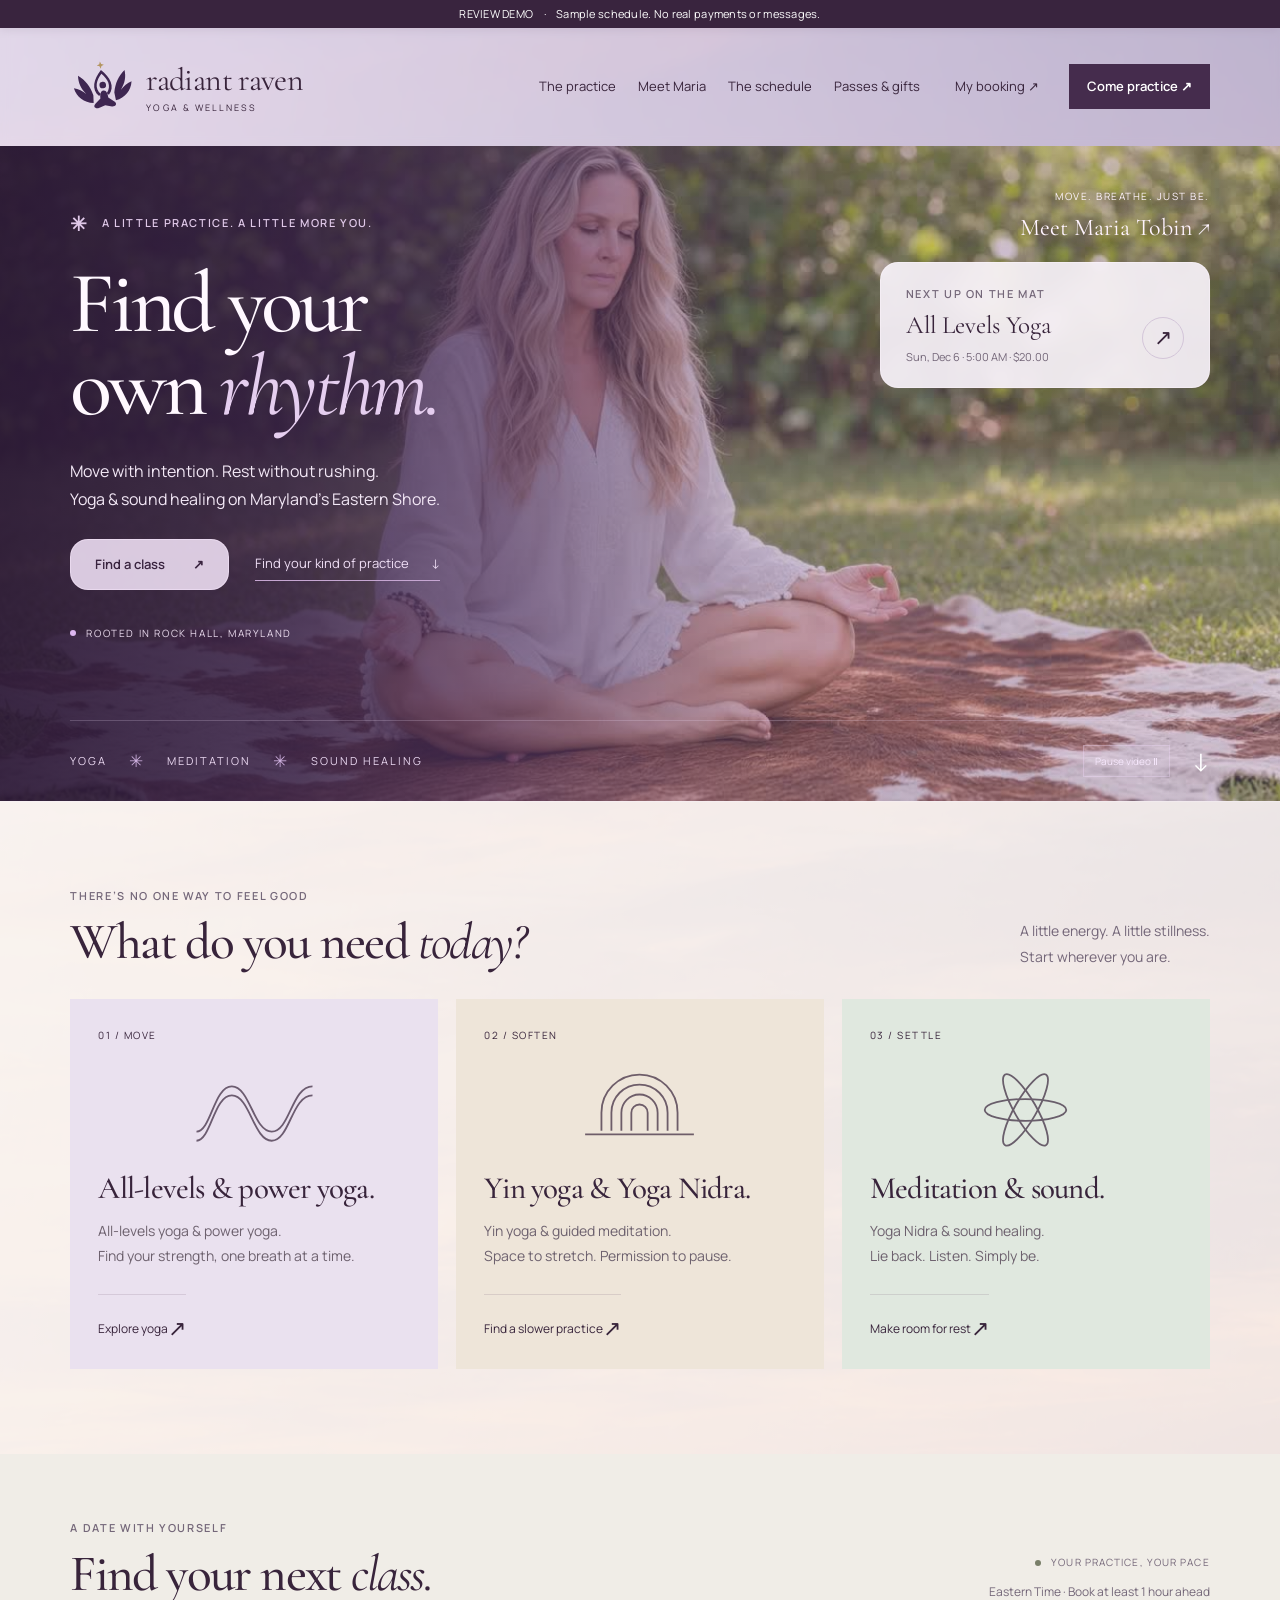
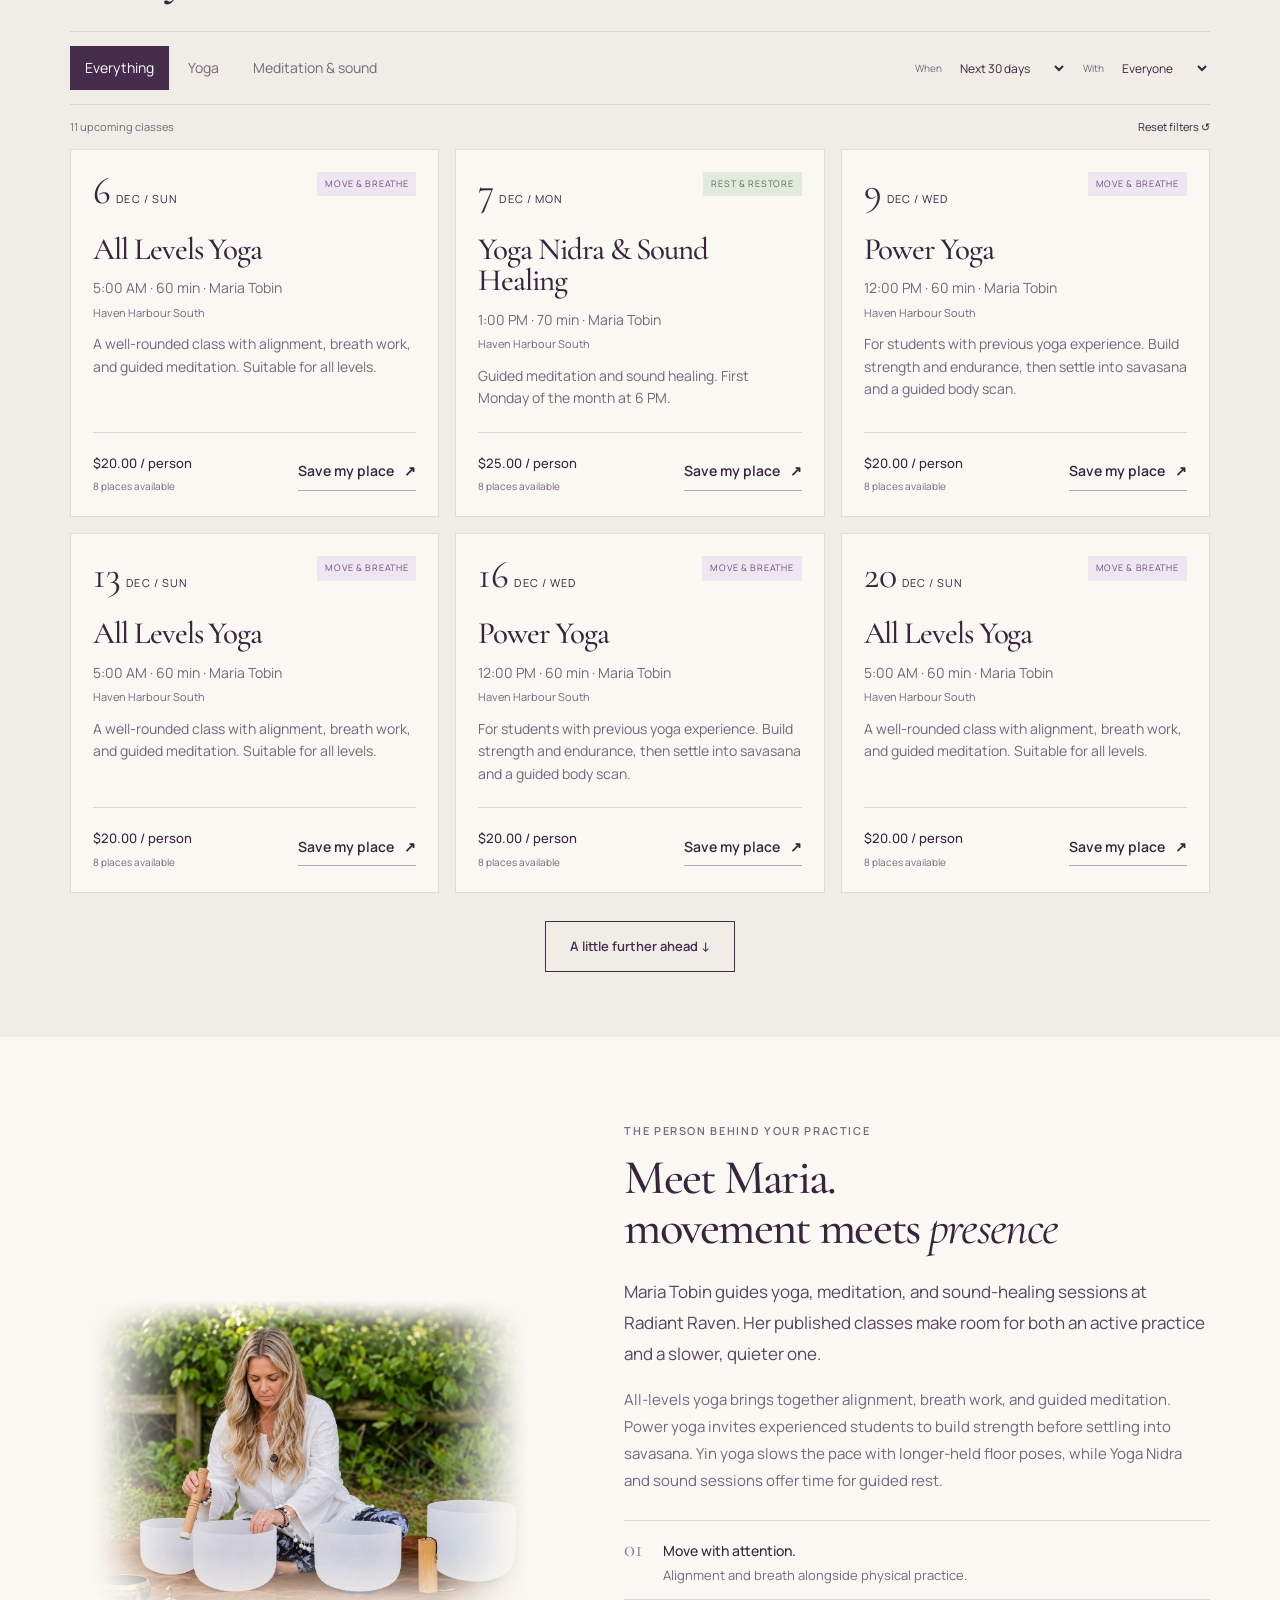
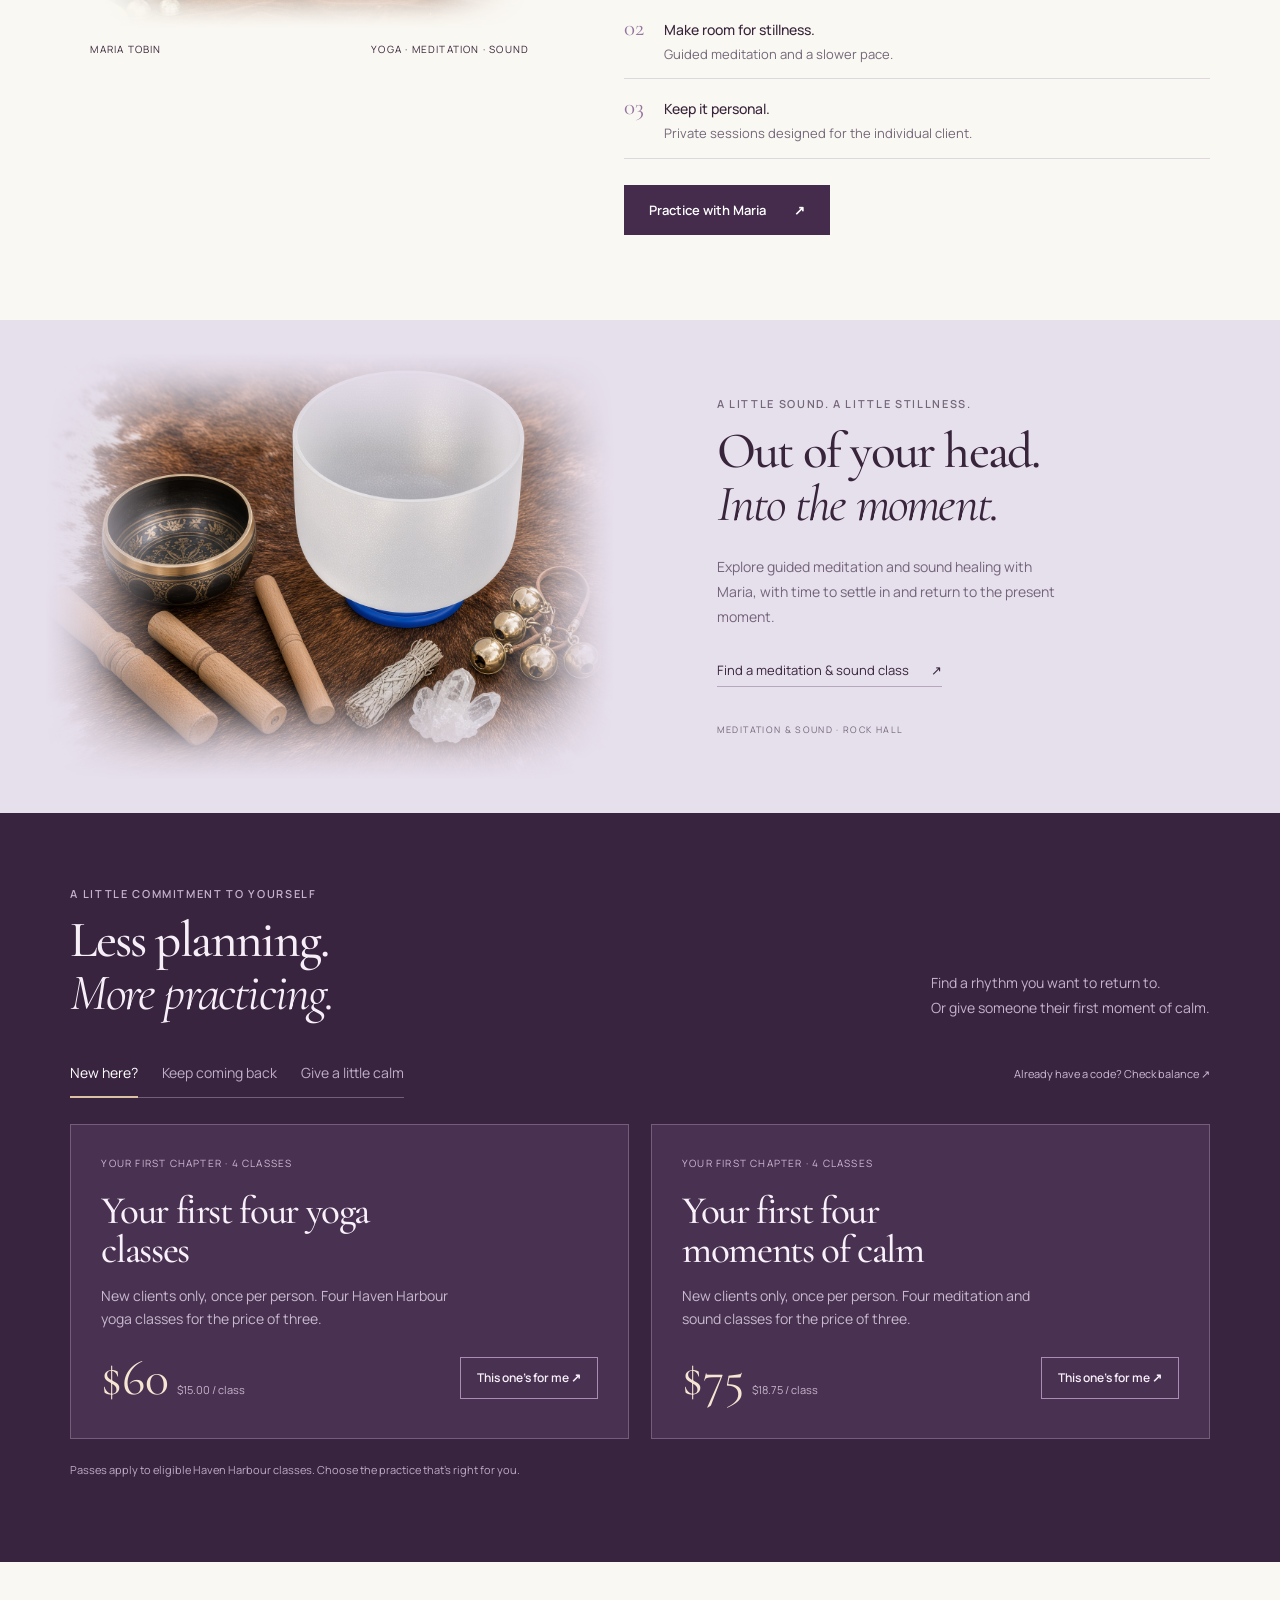
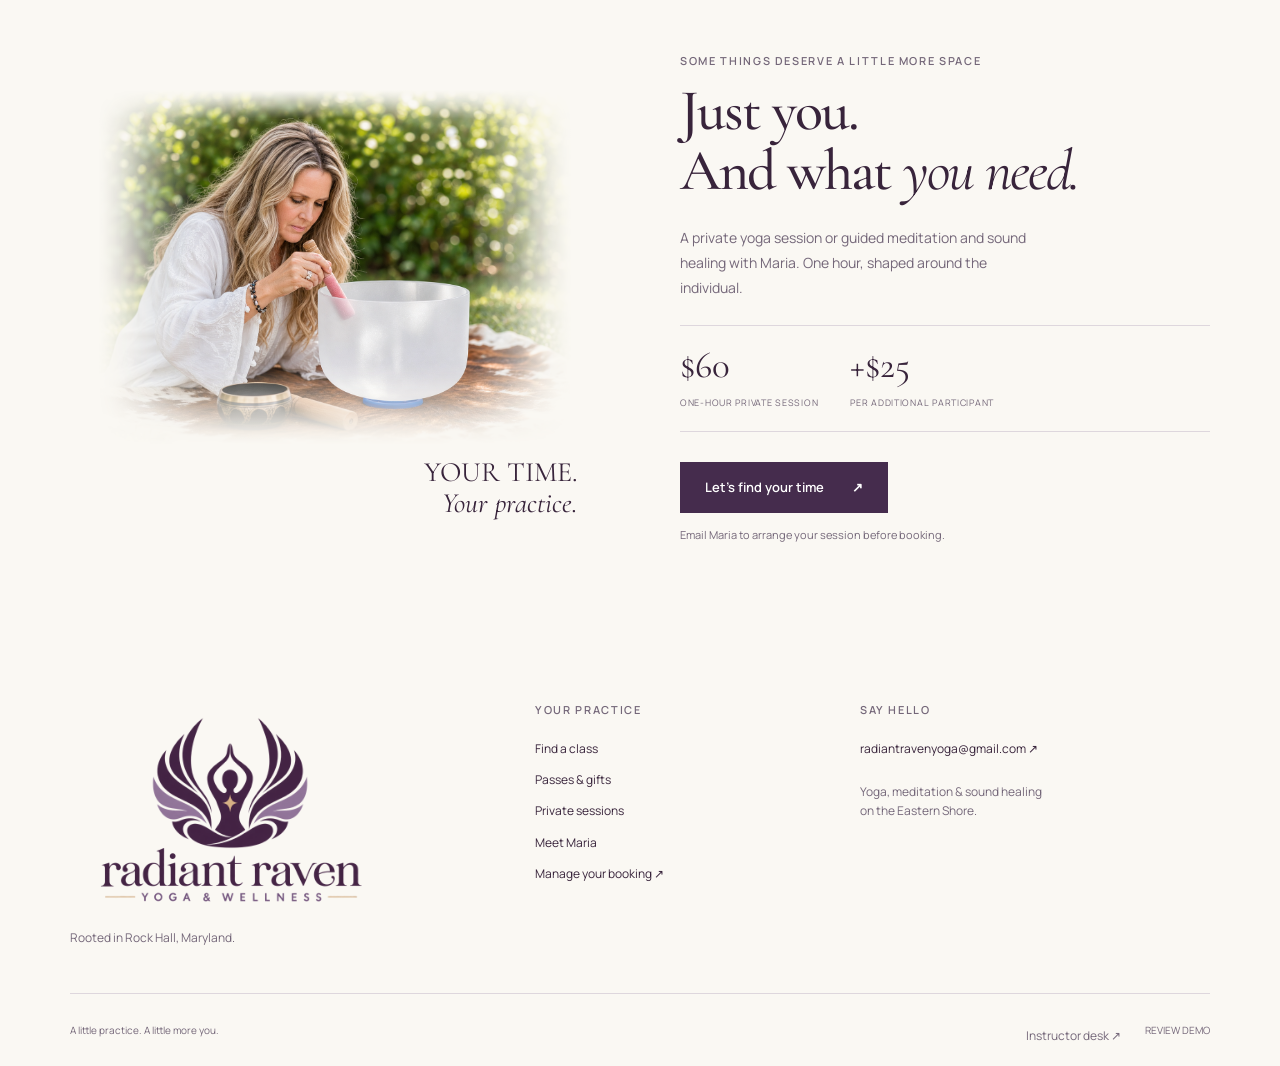
<file: index.html>
<!doctype html>
<html lang="en"><head><meta name="robots" content="noindex,nofollow"><meta charset="utf-8"><meta name="viewport" content="width=device-width,initial-scale=1"><title>Radiant Raven · Find your own rhythm</title><meta name="description" content="Yoga, meditation and sound healing by the water in Rock Hall, Maryland. Find your practice and reserve a class."><link rel="icon" href="./assets/favicon.svg"><link rel="stylesheet" href="./style.css"><link rel="stylesheet" href="./makeover.css"></head>
<body class="rr-makeover"><div class="preview-banner">REVIEW DEMO <span>·</span> Sample schedule. No real payments or messages.</div>
<div class="atmosphere"><div class="cloud-parallax" aria-hidden="true"><div class="cloud-drift"></div></div><div class="sky-tint" aria-hidden="true"></div><header class="site-header"><a class="brand" href="./index.html" aria-label="Radiant Raven home"><img class="raven-mark" src="./assets/raven-symbol.svg" alt=""><span>radiant raven<small>YOGA & WELLNESS</small></span></a><nav aria-label="Main navigation"><a href="#practice">The practice</a><a href="#about">Meet Maria</a><a href="#schedule">The schedule</a><a href="#passes">Passes & gifts</a></nav><button class="quiet" id="manage">My booking <span>↗</span></button><a class="button header-book" href="#schedule">Come practice ↗</a></header>
<section class="reveal-hero video-hero" aria-labelledby="hero-title"><div class="hero-video-backdrop" aria-hidden="true"><video id="hero-video" autoplay muted loop playsinline preload="metadata" poster="./assets/hero-video-poster-v1.jpg"><source src="./assets/radient-yoga-banner.mp4" type="video/mp4"></video></div><div class="hero-purple-wash" aria-hidden="true"></div><div class="hero-text-shade" aria-hidden="true"></div><div class="hero-copy"><p class="eyebrow"><span class="tiny-sun">✳</span> A LITTLE PRACTICE. A LITTLE MORE YOU.</p><h1 id="hero-title">Find your<br>own <em>rhythm.</em></h1><p class="hero-description">Move with intention. Rest without rushing.<br>Yoga & sound healing on Maryland’s Eastern Shore.</p><div class="hero-actions"><a class="button" href="#schedule">Find a class <span>↗</span></a><a class="text-link" href="#practice">Find your kind of practice <span>↓</span></a></div><div class="hero-location"><span class="location-dot"></span> ROOTED IN ROCK HALL, MARYLAND</div></div><div class="hero-visual video-hero-aside"><div class="video-founder-label"><span>MOVE. BREATHE. JUST BE.</span><a href="#about">Meet Maria Tobin ↗</a></div><div class="next-practice" id="next-practice"><span class="eyebrow">YOUR NEXT MOMENT</span><p>Finding the next class…</p></div></div><div class="hero-bottom"><span>YOGA</span><i>✳</i><span>MEDITATION</span><i>✳</i><span>SOUND HEALING</span><button class="motion-toggle" id="motion-toggle" aria-pressed="false">Pause video <span>Ⅱ</span></button><a href="#practice" aria-label="Explore your practice">↓</a></div></section>
<section id="practice" class="practice-section"><div class="section-top"><div><p class="eyebrow">THERE’S NO ONE WAY TO FEEL GOOD</p><h2>What do you need <em>today?</em></h2></div><p class="section-description">A little energy. A little stillness.<br>Start wherever you are.</p></div><div class="practice-grid"><button class="practice-card move" data-practice="yoga"><span class="practice-number">01 / MOVE</span><svg viewBox="0 0 160 90" aria-hidden="true"><path d="M16 70c16 0 19-50 39-50s24 50 44 50 22-50 45-50M16 80c16 0 19-50 39-50s24 50 44 50 22-50 45-50" fill="none" stroke="currentColor" stroke-width="2"/></svg><h3>All-levels &amp; power yoga.</h3><p>All-levels yoga & power yoga.<br>Find your strength, one breath at a time.</p><span class="practice-link">Explore yoga <b>↗</b></span></button><button class="practice-card soften" data-service="yin"><span class="practice-number">02 / SOFTEN</span><svg viewBox="0 0 160 90" aria-hidden="true"><path d="M20 73h120M38 69V49a42 42 0 0 1 84 0v20M49 69V49a31 31 0 0 1 62 0v20M60 69V49a20 20 0 0 1 40 0v20M71 69V49a9 9 0 0 1 18 0v20" fill="none" stroke="currentColor" stroke-width="2"/></svg><h3>Yin yoga &amp; Yoga Nidra.</h3><p>Yin yoga & guided meditation.<br>Space to stretch. Permission to pause.</p><span class="practice-link">Find a slower practice <b>↗</b></span></button><button class="practice-card settle" data-service="nidra"><span class="practice-number">03 / SETTLE</span><svg viewBox="0 0 160 90" aria-hidden="true"><g fill="none" stroke="currentColor" stroke-width="2"><ellipse cx="80" cy="46" rx="45" ry="12"/><ellipse cx="80" cy="46" rx="45" ry="12" transform="rotate(60 80 46)"/><ellipse cx="80" cy="46" rx="45" ry="12" transform="rotate(120 80 46)"/></g></svg><h3>Meditation &amp; sound.</h3><p>Yoga Nidra & sound healing.<br>Lie back. Listen. Simply be.</p><span class="practice-link">Make room for rest <b>↗</b></span></button></div></section>
</div><main id="customer"><section id="schedule" class="schedule-section"><div class="section-top"><div><p class="eyebrow">A DATE WITH YOURSELF</p><h2>Find your next <em>class.</em></h2></div><div class="schedule-note"><span class="live-dot"></span> YOUR PRACTICE, YOUR PACE<p>Eastern Time · Book at least 1 hour ahead</p></div></div><div class="schedule-toolbar"><div class="filters" role="group" aria-label="Class filters"><button class="filter active" data-filter="all" aria-pressed="true">Everything</button><button class="filter" data-filter="yoga" aria-pressed="false">Yoga</button><button class="filter" data-filter="sound" aria-pressed="false">Meditation & sound</button></div><div class="schedule-selects"><label>When<select id="date-range"><option value="30">Next 30 days</option><option value="7">Next 7 days</option><option value="all">All dates</option></select></label><label>With<select id="instructor"><option value="all">Everyone</option><option value="maria">Maria</option><option value="laura">Laura</option></select></label></div></div><div class="schedule-summary"><span id="schedule-count">Loading the schedule…</span><button id="reset-filters" class="quiet">Reset filters ↺</button></div><div id="class-list" aria-live="polite" class="class-list"></div><button id="more" class="button secondary more">A little further ahead <span>↓</span></button></section>
<section id="about" class="about-maria" aria-labelledby="about-title"><div class="about-maria-visual"><div class="about-photo"><img src="./assets/radiant-seated-expanded-v1.png" alt="AI-expanded portrait of Maria with several crystal singing bowls" loading="lazy"></div><div class="about-photo-caption"><span>MARIA TOBIN</span><span>YOGA · MEDITATION · SOUND</span></div></div><div class="about-maria-copy"><p class="eyebrow">THE PERSON BEHIND YOUR PRACTICE</p><h2 id="about-title">Meet Maria.<br>movement meets <em>presence</em></h2><p class="about-intro">Maria Tobin guides yoga, meditation, and sound-healing sessions at Radiant Raven. Her published classes make room for both an active practice and a slower, quieter one.</p><p>All-levels yoga brings together alignment, breath work, and guided meditation. Power yoga invites experienced students to build strength before settling into savasana. Yin yoga slows the pace with longer-held floor poses, while Yoga Nidra and sound sessions offer time for guided rest.</p><div class="methodology"><div><span>01</span><p><strong>Move with attention.</strong>Alignment and breath alongside physical practice.</p></div><div><span>02</span><p><strong>Make room for stillness.</strong>Guided meditation and a slower pace.</p></div><div><span>03</span><p><strong>Keep it personal.</strong>Private sessions designed for the individual client.</p></div></div><a class="button" id="practice-maria" href="#schedule">Practice with Maria <span>↗</span></a></div></section>
<section class="waterside"><div class="waterside-photo"><img src="./assets/radiant-tools.jpg" alt="Crystal and metal singing bowls, wooden mallets, bells, and a quartz crystal" loading="lazy"></div><div class="waterside-copy"><p class="eyebrow">A LITTLE SOUND. A LITTLE STILLNESS.</p><h2>Out of your head.<br><em>Into the moment.</em></h2><p>Explore guided meditation and sound healing with Maria, with time to settle in and return to the present moment.</p><a href="#schedule" class="text-link">Find a meditation & sound class <span>↗</span></a><span class="waterside-caption">MEDITATION & SOUND · ROCK HALL</span></div></section>
<section id="passes" class="passes-section"><div class="section-top"><div><p class="eyebrow">A LITTLE COMMITMENT TO YOURSELF</p><h2>Less planning.<br><em>More practicing.</em></h2></div><p class="section-description">Find a rhythm you want to return to.<br>Or give someone their first moment of calm.</p></div><div class="pass-controls"><div class="pass-tabs" role="group" aria-label="Choose a pass category"><button data-products="intro" class="active" aria-pressed="true">New here?</button><button data-products="regular" aria-pressed="false">Keep coming back</button><button data-products="gift" aria-pressed="false">Give a little calm</button></div><button class="quiet" id="balance">Already have a code? Check balance ↗</button></div><div id="products" class="products"></div><p class="pass-footnote">Passes apply to eligible Haven Harbour classes. Choose the practice that’s right for you.</p></section>
<section id="private" class="private-section"><div class="private-portrait"><img src="./assets/radiant-private-expanded-v1.png" alt="AI-expanded prototype photograph of Maria with a crystal singing bowl" loading="lazy"><span>YOUR TIME.<br><em>Your practice.</em></span></div><div class="private-copy"><p class="eyebrow">SOME THINGS DESERVE A LITTLE MORE SPACE</p><h2>Just you.<br>And what <em>you need.</em></h2><p>A private yoga session or guided meditation and sound healing with Maria. One hour, shaped around the individual.</p><div class="private-pricing"><div><strong>$60</strong><span>ONE-HOUR PRIVATE SESSION</span></div><div><strong>+$25</strong><span>PER ADDITIONAL PARTICIPANT</span></div></div><a class="button" href="mailto:radiantravenyoga@gmail.com">Let’s find your time <span>↗</span></a><p class="subtle">Email Maria to arrange your session before booking.</p></div></section>
</main>
<footer class="site-footer" id="footer"><div class="footer-brand"><a class="footer-logo-link" href="./index.html" aria-label="Radiant Raven Yoga and Wellness home"><img class="footer-logo" src="./assets/radiant-raven-logo-v2.png?v=footer-20261014" alt="Radiant Raven Yoga and Wellness — meditation figure and raven wings"></a><p>Rooted in Rock Hall, Maryland.</p></div><div><p class="eyebrow">YOUR PRACTICE</p><a href="#schedule">Find a class</a><a href="#passes">Passes & gifts</a><a href="#private">Private sessions</a><a href="#about">Meet Maria</a><button class="quiet" id="manage-footer">Manage your booking ↗</button></div><div><p class="eyebrow">SAY HELLO</p><a href="mailto:radiantravenyoga@gmail.com">radiantravenyoga@gmail.com ↗</a><p class="subtle">Yoga, meditation & sound healing<br>on the Eastern Shore.</p></div><div class="footer-bottom"><span>A little practice. A little more you.</span><a href="./owner-demo.html">Instructor desk ↗</a><span>REVIEW DEMO</span></div></footer>
<div class="mobile-dock"><a href="#schedule">Find a class ↗</a><button id="mobile-manage">My booking</button></div><dialog id="modal"><button class="close quiet" aria-label="Close dialog">×</button><div id="modal-content"></div></dialog><div id="toast" role="status"></div><script src="./demo-catalog.js"></script><script src="./demo-api.js"></script><script src="./app.js"></script><script src="./atmosphere.js"></script></body></html>
</file>
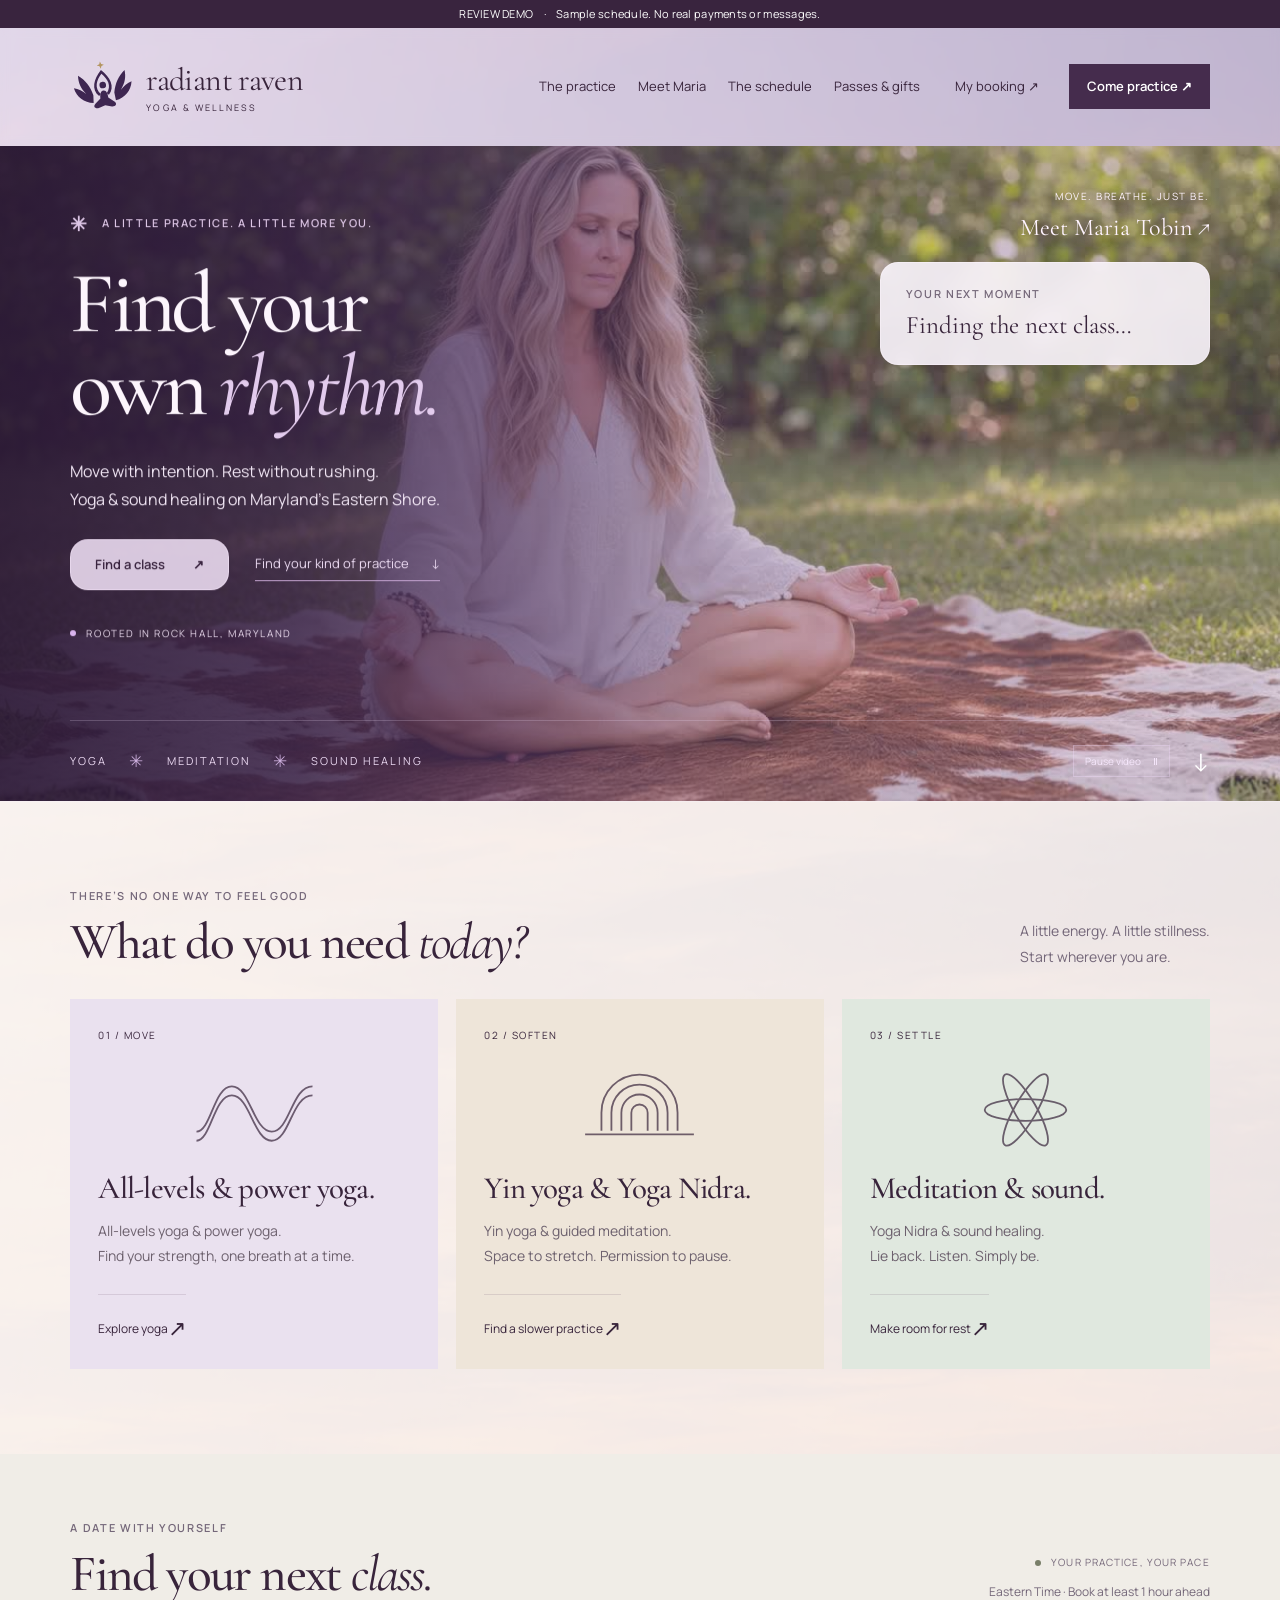
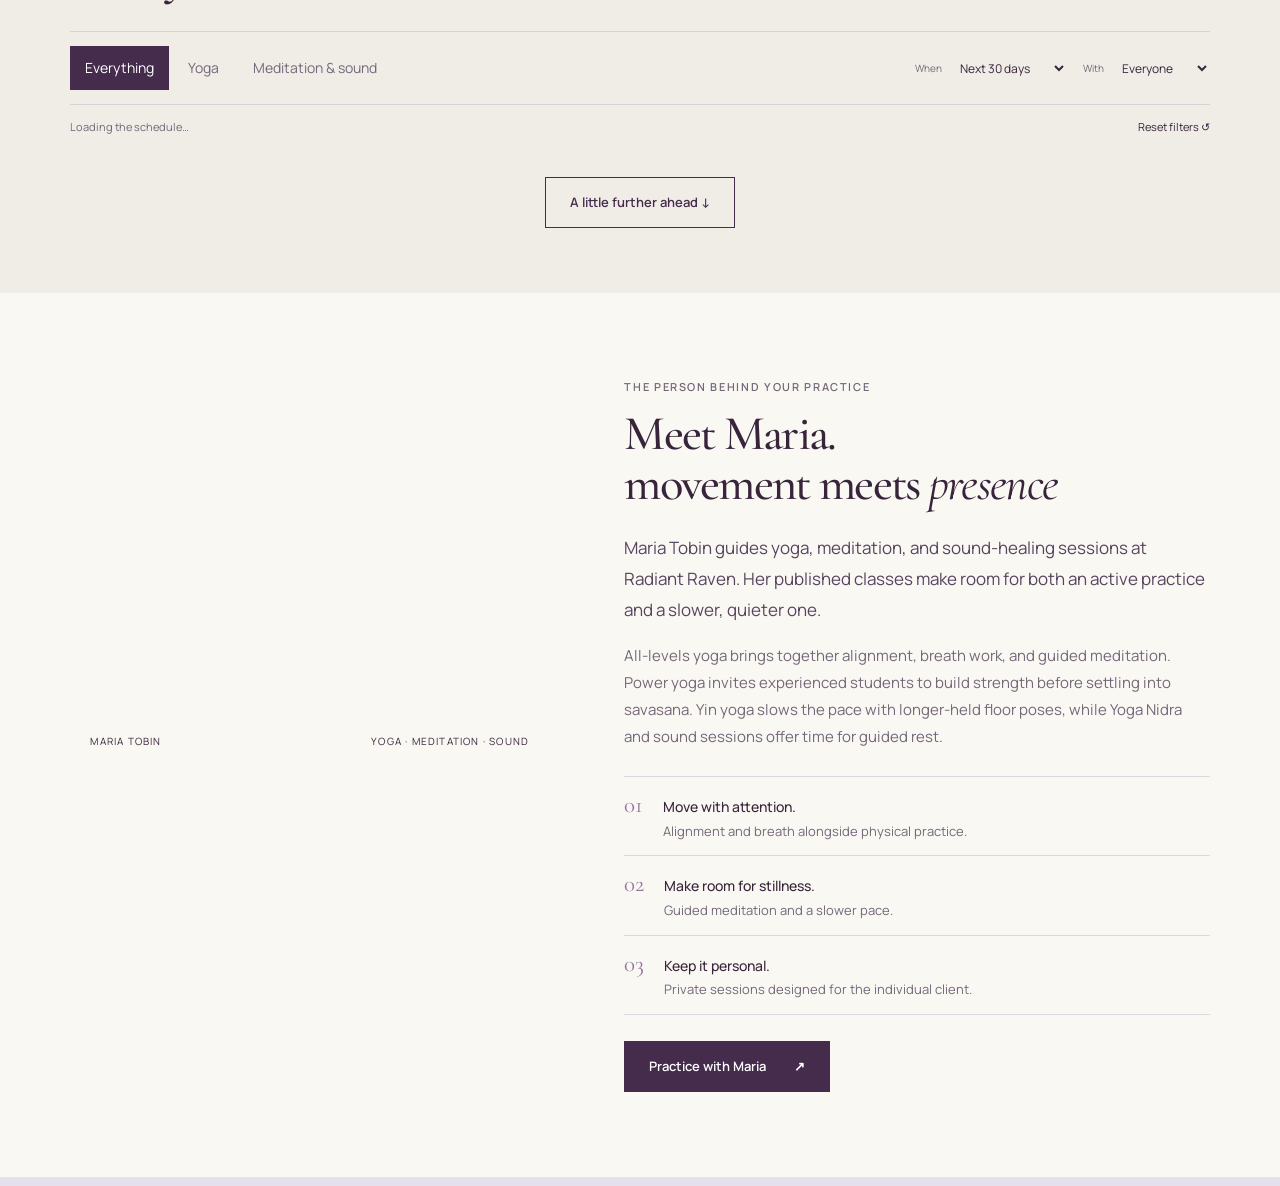
<file: for-maria.html>
<!doctype html>
<html lang="en">
<head>
  <meta charset="utf-8">
  <meta name="viewport" content="width=device-width, initial-scale=1">
  <meta name="robots" content="noindex,nofollow">
  <meta http-equiv="refresh" content="0; url=./index.html">
  <title>Radiant Raven Yoga &amp; Wellness</title>
</head>
<body>
  <a href="./index.html">Open Radiant Raven Yoga &amp; Wellness</a>
</body>
</html>
</file>
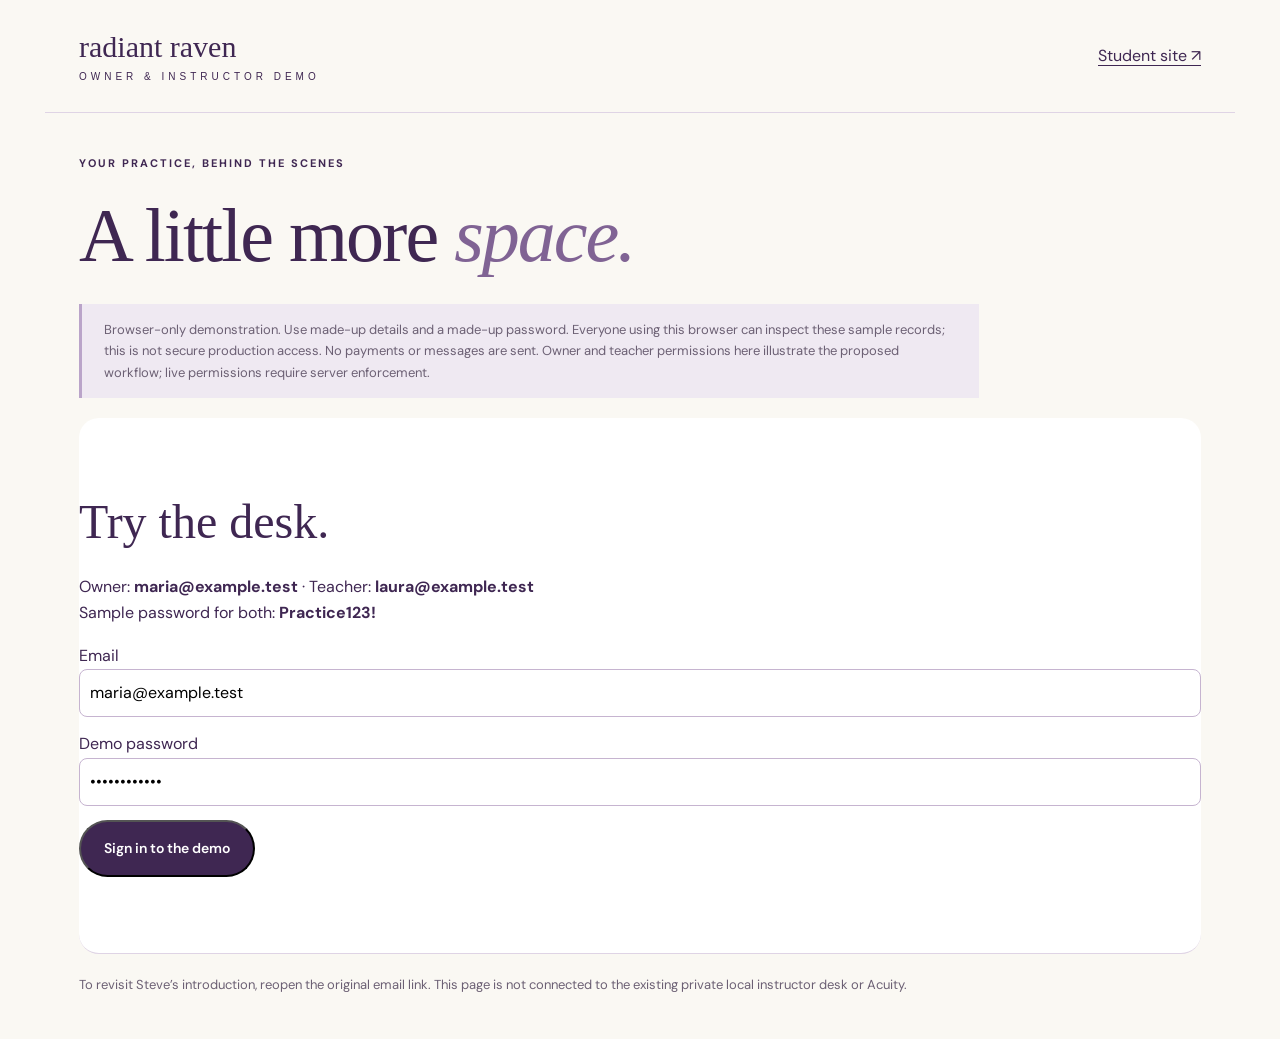
<file: owner-demo.html>
<!doctype html><html lang="en"><head><meta charset="utf-8"><meta name="viewport" content="width=device-width,initial-scale=1"><meta name="robots" content="noindex,nofollow"><title>Radiant Raven · Owner & instructor demonstration</title><link rel="stylesheet" href="./owner-welcome.css"><script src="./owner-demo.js" defer></script></head><body><header><a class="wordmark" href="./index.html">radiant raven<small>OWNER & INSTRUCTOR DEMO</small></a><a href="./index.html">Student site ↗</a></header><main><p class="eyebrow">YOUR PRACTICE, BEHIND THE SCENES</p><h1>A little more <em>space.</em></h1><p class="preview-note">Browser-only demonstration. Use made-up details and a made-up password. Everyone using this browser can inspect these sample records; this is not secure production access. No payments or messages are sent. Owner and teacher permissions here illustrate the proposed workflow; live permissions require server enforcement.</p><section id="sign-in" class="panel"><h2>Try the desk.</h2><p>Owner: <b>maria@example.test</b> · Teacher: <b>laura@example.test</b><br>Sample password for both: <b>Practice123!</b></p><form id="login"><label>Email<input name="email" type="email" required value="maria@example.test"></label><label>Demo password<input name="password" type="password" required value="Practice123!"></label><button class="button">Sign in to the demo</button><p class="error" role="alert"></p></form></section><div id="desk" hidden><div class="toolbar"><p id="role"></p><button id="logout">Sign out</button><button id="reset">Reset all demo records</button></div><div class="toolbar"><button data-view="classes">Classes & rosters</button><button data-view="team">Teacher accounts</button><button data-view="messages">Communications</button></div><div id="content"></div></div><p class="fine">To revisit Steve’s introduction, reopen the original email link. This page is not connected to the existing private local instructor desk or Acuity.</p></main></body></html>
</file>
<file: style.css>
@import url('https://fonts.googleapis.com/css2?family=DM+Sans:wght@400;500;600;700&family=Playfair+Display:wght@400;500&display=swap');
:root{--ink:#243b39;--muted:#637571;--paper:#faf8f2;--green:#254b49;--line:#d9ded4;--cream:#efebdf;--gold:#b39158;--white:#fff;--serif:'Playfair Display',Georgia,serif;--sans:'DM Sans',Arial,sans-serif}*{box-sizing:border-box}html{scroll-behavior:smooth;scroll-padding-top:30px}body{margin:0;background:var(--paper);color:var(--ink);font:16px/1.6 var(--sans)}a{color:inherit}button,input,select,textarea{font:inherit}button,a,input,select,textarea{touch-action:manipulation}button{cursor:pointer}button:disabled{opacity:.55;cursor:not-allowed}a:focus-visible,button:focus-visible,input:focus-visible,select:focus-visible,textarea:focus-visible{outline:3px solid var(--gold);outline-offset:4px}.preview-banner{text-align:center;background:var(--green);color:#fff;padding:7px 16px;font-size:12px;letter-spacing:.06em}header{max-width:1240px;margin:auto;padding:24px 40px;display:flex;align-items:center;gap:36px;border-bottom:1px solid var(--line)}.brand{display:flex;align-items:center;gap:14px;text-decoration:none;font:26px var(--serif);white-space:nowrap}.brand img{width:66px;height:70px;object-fit:contain;mix-blend-mode:multiply}.brand small{display:block;font:10px var(--sans);letter-spacing:.24em;margin-top:8px}nav{display:flex;gap:28px;margin-left:auto;font-size:14px}nav a{text-decoration:none}nav a.active{border-bottom:1px solid var(--green)}.quiet{border:0;background:none;color:var(--ink);padding:8px 0;font-size:14px}header>.quiet{margin-left:20px}main{max-width:1160px;margin:auto;padding:0 32px}h1,h2,h3{font-family:var(--serif);font-weight:400;line-height:1.15}h1{font-size:clamp(38px,4.6vw,60px);letter-spacing:-.025em;margin:18px 0 22px}h2{font-size:36px;margin:9px 0 24px}h3{font-size:26px;margin:0 0 10px}.eyebrow{font-size:12px;font-weight:600;letter-spacing:.16em;color:#697b68;margin:0}.intro{display:grid;grid-template-columns:1.15fr 1fr;align-items:center;gap:70px;padding:55px 0 64px}.lead{color:var(--muted);font-size:17px;margin:0 0 28px}.button{display:inline-flex;align-items:center;justify-content:center;gap:28px;background:var(--green);color:white;border:1px solid var(--green);border-radius:5px;padding:13px 20px;text-decoration:none;font-size:14px;font-weight:600}.button.secondary{background:transparent;color:var(--green)}.photo-frame{position:relative;height:315px;border-radius:50% 50% 4px 4px;overflow:hidden;background:var(--cream)}.photo-frame img{width:100%;height:100%;object-fit:cover;object-position:50% 66%;filter:saturate(.65)}.photo-caption{position:absolute;bottom:20px;left:22px;color:white;font:italic 20px var(--serif);text-shadow:0 1px 6px #333}.section-top{display:flex;justify-content:space-between;align-items:center;gap:20px}.subtle{font-size:14px;color:var(--muted)}.section-top .subtle{text-align:right}.filters{display:flex;align-items:center;gap:8px;border-bottom:1px solid var(--line);padding-bottom:20px;flex-wrap:wrap}.filter{background:none;border:1px solid transparent;border-radius:30px;padding:8px 15px;font-size:14px;color:var(--muted)}.filter.active{background:var(--green);color:white}.instructor-filter{margin-left:auto;font-size:14px}.instructor-filter select{border:0;background:transparent;color:var(--ink);margin-left:8px}.class-row{display:grid;grid-template-columns:82px 1fr 145px 98px;align-items:center;gap:24px;padding:24px 0;border-bottom:1px solid var(--line)}.date-box{padding:10px 0;border-right:1px solid var(--line);text-align:center}.date-box span{display:block;font-size:12px;letter-spacing:.1em;text-transform:uppercase}.date-box b{display:block;font:32px var(--serif)}.class-row h3{font:22px var(--serif);margin:4px 0 6px}.class-meta{font-size:14px;color:var(--muted)}.type-label{font-size:11px;letter-spacing:.12em;text-transform:uppercase;color:#6c7866}.time-box{font-size:15px}.time-box small{display:block;color:var(--muted);font-size:13px}.row-action{display:flex;flex-direction:column;align-items:flex-end;gap:4px}.row-action .button{padding:9px 17px;gap:10px}.row-action small{font-size:12px;color:var(--muted)}.more{display:block;margin:20px auto 0}.passes-section{margin:65px -32px 0;padding:42px 32px;background:var(--cream);border-radius:8px}.products{display:grid;grid-template-columns:repeat(3,1fr);gap:16px}.product{border:1px solid #d5d5c9;background:var(--paper);border-radius:5px;padding:22px;display:flex;flex-direction:column}.product h3{font-size:23px;margin:12px 0}.product p{font-size:14px;color:var(--muted);margin:0 0 18px}.product-bottom{display:flex;align-items:center;justify-content:space-between;margin-top:auto;gap:12px}.price{font:28px var(--serif)}.product .button{padding:8px 14px;font-size:13px}.private-section{display:grid;grid-template-columns:1fr 1.25fr;gap:65px;align-items:center;padding:70px 0}.private-section p{color:var(--muted)}.private-art{height:270px;border-radius:6px;overflow:hidden}.private-art img{width:100%;height:100%;object-fit:cover;filter:saturate(.7)}footer{max-width:1240px;margin:auto;border-top:1px solid var(--line);padding:28px 40px;display:flex;align-items:center;gap:26px;flex-wrap:wrap;font-size:13px}footer>span{font:19px var(--serif);margin-right:auto}footer small{display:block;font:12px var(--sans);margin-top:6px;color:var(--muted)}footer a{text-decoration:none}dialog{border:0;border-radius:12px;background:var(--paper);color:var(--ink);padding:35px;width:min(630px,calc(100% - 28px));max-height:90vh;box-shadow:0 20px 100px #182c3940}dialog::backdrop{background:#163d396e;backdrop-filter:blur(3px)}.close{position:absolute;right:18px;top:8px;font-size:28px;padding:4px}.modal-summary{padding:16px;background:var(--cream);border-radius:6px;margin:20px 0;font-size:14px}.form-grid{display:grid;grid-template-columns:1fr 1fr;gap:14px}label{display:block;font-size:14px}input,select,textarea{width:100%;border:1px solid #bdc9bf;border-radius:4px;background:#fff;color:var(--ink);padding:10px;margin:5px 0 12px}input[type=checkbox]{width:18px;min-width:18px;margin:4px 8px 0 0}.check{display:flex;align-items:start;margin:12px 0}.check span{flex:1}details{margin:12px 0;font-size:14px}summary{cursor:pointer}details p{color:var(--muted)}.total{border-top:1px solid var(--line);padding:15px 0;display:flex;justify-content:space-between}.error{color:#96372e;font-size:14px}.notice{background:#e9eedf;padding:13px 16px;font-size:14px;border-left:3px solid var(--gold);border-radius:2px;margin:15px 0}.success-mark{font-size:32px;color:var(--green)}.full{width:100%}#toast{position:fixed;bottom:25px;left:50%;transform:translateX(-50%);background:var(--green);color:white;padding:12px 20px;border-radius:5px;display:none;max-width:90vw;z-index:10}.admin-main{max-width:1240px;padding:34px 40px;margin:auto}.admin-nav{display:flex;gap:10px;flex-wrap:wrap;margin:24px 0}.admin-nav button{border:1px solid var(--line);background:white;border-radius:5px;padding:8px 18px}.admin-nav button.active{background:var(--green);color:white}.stats{display:grid;grid-template-columns:repeat(4,1fr);gap:15px}.stat{padding:20px;border:1px solid var(--line);background:white;border-radius:6px}.stat b{display:block;font:30px var(--serif)}.stat span{font-size:13px;color:var(--muted)}.table-wrap{overflow:auto}table{border-collapse:collapse;width:100%;font-size:14px}th{text-align:left;color:var(--muted);font-weight:500;padding:14px 10px;border-bottom:1px solid var(--line)}td{padding:14px 10px;border-bottom:1px solid var(--line)}.tag{font-size:12px;border-radius:4px;background:var(--cream);padding:4px 7px;white-space:nowrap}.admin-columns{display:grid;grid-template-columns:1fr 1fr;gap:32px}.panel{padding:25px;border:1px solid var(--line);border-radius:7px;background:white;margin:20px 0}.panel h3{font-size:26px}.login-panel{max-width:470px;margin:60px auto}.empty{padding:40px 20px;text-align:center;color:var(--muted)}.danger{color:#953d30}.notes{max-width:850px;margin:auto;padding:45px 30px}.notes li{margin:10px 0}.notes h2{margin-top:35px;font-size:30px}@media(max-width:900px){header{padding:18px 24px;gap:15px}nav{gap:15px}header>.quiet{display:none}.intro{gap:30px}.products{grid-template-columns:repeat(2,1fr)}.class-row{gap:15px;grid-template-columns:70px 1fr 110px 84px}.private-section{gap:30px}.stats{grid-template-columns:repeat(2,1fr)}}@media(max-width:620px){header{flex-wrap:wrap}.brand{font-size:23px}.brand img{width:48px;height:52px}nav{width:100%;justify-content:space-between;margin:5px 0 0;font-size:14px}main{padding:0 20px}.intro{grid-template-columns:1fr;padding:32px 0;gap:25px}h1{font-size:40px}.photo-frame{height:190px;border-radius:70px 70px 4px 4px}.intro .lead{font-size:16px}h2{font-size:29px}.section-top{align-items:flex-start}.section-top .subtle{font-size:12px}.filters{gap:2px}.filter{font-size:13px;padding:8px 10px}.instructor-filter{margin-left:0;width:100%;margin-top:10px;display:flex;align-items:center;gap:10px}.instructor-filter select{width:auto;margin:0}.class-row{grid-template-columns:55px 1fr 77px;gap:12px;padding:20px 0}.class-row h3{font-size:20px}.date-box b{font-size:28px}.class-meta{font-size:12px}.time-box{grid-column:2;grid-row:auto;font-size:13px;margin-top:-7px}.time-box small{display:inline;margin-left:8px;font-size:12px}.row-action{grid-column:3;grid-row:1/3}.row-action .button{padding:8px 13px}.row-action small{font-size:11px}.passes-section{margin:36px -20px 0;padding:30px 20px}.passes-section .section-top{display:block}.products{grid-template-columns:1fr;gap:12px}.private-section{grid-template-columns:1fr;padding:40px 0;gap:25px}.private-art{height:210px}footer{padding:25px 20px;gap:15px;display:block}footer a{display:block;margin-top:16px}dialog{padding:30px 20px}.form-grid{grid-template-columns:1fr;gap:0}.admin-main{padding:25px 20px}.admin-columns{grid-template-columns:1fr}.stats{gap:8px}.stat{padding:15px}.preview-banner{font-size:10px}}
.admin-title{font-size:42px}
/* Keep the booking schedule close to the top of the page. */
@media(min-width:621px){header{padding-top:16px;padding-bottom:16px}.intro{padding-top:30px;padding-bottom:36px;gap:50px}.intro h1{font-size:46px;line-height:1.13;margin:14px 0 16px}.intro .lead{font-size:16px;margin-bottom:20px}.photo-frame{height:245px}}
</file>
<file: makeover.css>
@import url('https://fonts.googleapis.com/css2?family=Cormorant+Garamond:ital,wght@0,400;0,500;0,600;1,400;1,500&family=Manrope:wght@400;500;600;700&display=swap');
.rr-makeover{--ink:#38243b;--muted:#746779;--paper:#faf8f3;--green:#452c4d;--line:#ded7dd;--cream:#ece4f1;--gold:#b97656;--serif:'Cormorant Garamond',Georgia,serif;--sans:'Manrope',Arial,sans-serif;font-family:var(--sans);background:var(--paper)}.rr-makeover [hidden]{display:none!important}.rr-makeover h1,.rr-makeover h2,.rr-makeover h3{font-family:var(--serif);font-weight:500;letter-spacing:-.035em}.rr-makeover em{font-weight:400}.rr-makeover .eyebrow{font-size:11px;font-weight:600;letter-spacing:.15em;color:var(--muted)}.rr-makeover .preview-banner{background:#39243e;font-size:11px;letter-spacing:.025em;padding:5px}.preview-banner span{margin:0 8px}.rr-makeover .site-header{max-width:none;padding:24px 5.5%;border:0;gap:30px;background:#eee6f4}.rr-makeover .brand{font:32px var(--serif);letter-spacing:-.02em;gap:10px}.raven-mark{width:36px;height:43px;transform:rotate(-7deg)}.rr-makeover .brand small{font:9px var(--sans);letter-spacing:.23em;margin-top:2px}.rr-makeover nav{font-size:13px;gap:28px}.rr-makeover nav a{position:relative}.rr-makeover nav a:after{content:'';position:absolute;left:0;bottom:-5px;width:0;height:1px;background:var(--ink);transition:width .2s}.rr-makeover nav a:hover:after{width:100%}.rr-makeover .button{border-radius:0;padding:14px 24px;font-size:13px;gap:28px;transition:background .2s,transform .2s}.rr-makeover .button:hover{background:#64436d;transform:translateY(-2px);color:white}.rr-makeover .button.secondary:hover{background:var(--green);color:white}.rr-makeover .header-book{padding:11px 17px;gap:12px}.rr-makeover header>.quiet{font-size:13px;margin-left:5px;white-space:nowrap}.rr-makeover main{max-width:none;padding:0}.reveal-hero{background:#eee6f4;position:relative;display:grid;grid-template-columns:1.12fr 1fr;gap:40px;padding:42px 5.5% 0;overflow:hidden}.hero-copy{position:relative;z-index:1;padding:25px 0 50px}.rr-makeover .reveal-hero h1{font-size:clamp(70px,8.3vw,122px);line-height:.91;margin:24px 0 28px;letter-spacing:-.05em}.reveal-hero h1 em{color:#7d648b}.hero-description{font-size:16px;line-height:1.75;color:#66546d;margin-bottom:26px}.hero-actions{display:flex;align-items:center;gap:26px}.text-link{font-size:13px;text-decoration:none;border-bottom:1px solid #b6a7bc;padding:6px 0;display:inline-flex;gap:22px;align-items:center}.hero-location{font-size:10px;letter-spacing:.16em;display:flex;align-items:center;gap:10px;margin-top:35px}.location-dot,.live-dot{width:6px;height:6px;border-radius:50%;background:#9b745f;display:inline-block}.tiny-sun{font-size:20px;vertical-align:middle;margin-right:9px}.hero-visual{position:relative;margin:8px 0 70px;padding:0 16px 0 0}.hero-photo{height:495px;border-radius:170px 170px 0 0;overflow:hidden;position:relative;background:#c8b0a6}.hero-photo img{width:100%;height:100%;object-fit:cover;object-position:50% 65%;filter:saturate(.72)}.hero-photo:after{content:'';position:absolute;inset:40% 0 0;background:linear-gradient(transparent,#34203975)}.photo-note{position:absolute;left:35px;bottom:36px;z-index:1;color:white;font:38px/1 var(--serif);letter-spacing:-.025em}.breathe-seal{position:absolute;right:-25px;top:24px;width:126px;height:126px;background:#e9c4a1;color:#684735;border-radius:50%;display:flex;align-items:center;justify-content:center;flex-direction:column;transform:rotate(13deg);z-index:2;border:1px solid #674d3420}.breathe-seal span{font-size:8px;letter-spacing:.17em}.breathe-seal svg{width:67px;height:67px;margin:3px}.next-practice{position:absolute;bottom:-35px;left:-40px;width:330px;background:var(--paper);box-shadow:0 16px 40px #39283a13;z-index:2;padding:22px 25px;border:1px solid #e8e0e7;display:grid;grid-template-columns:1fr 42px;gap:8px}.next-practice .eyebrow{grid-column:1/-1}.next-practice p{font:25px/1.1 var(--serif);margin:2px 0}.next-practice small{font-size:11px;color:var(--muted);display:block;margin-top:8px}.next-practice button{grid-column:2;grid-row:2;align-self:center;border:1px solid #d3c5d9;background:transparent;color:var(--ink);width:42px;height:42px;font-size:22px;border-radius:50%;transition:background .2s}.next-practice button:hover{background:var(--cream)}.hero-bottom{grid-column:1/-1;display:flex;align-items:center;gap:22px;border-top:1px solid #d8ccdf;padding:20px 0;font-size:11px;letter-spacing:.18em}.hero-bottom i{font-style:normal;font-size:17px;color:#9976a2}.hero-bottom a{margin-left:auto;font-size:25px;letter-spacing:0;text-decoration:none}.practice-section,.schedule-section,.private-section{padding:85px 5.5%}.rr-makeover .section-top{align-items:flex-end;margin-bottom:30px}.rr-makeover h2{font-size:clamp(38px,4vw,58px);line-height:1.03;margin:12px 0 0}.section-description{font-size:14px;color:var(--muted);line-height:1.8;margin:0}.practice-grid{display:grid;grid-template-columns:repeat(3,1fr);gap:18px}.practice-card{border:0;text-align:left;padding:28px 28px 22px;position:relative;display:flex;flex-direction:column;color:var(--ink);transition:transform .25s,box-shadow .25s;overflow:hidden}.practice-card:hover{transform:translateY(-6px);box-shadow:0 16px 26px #34253b0c}.practice-card.move{background:#eae1ef}.practice-card.soften{background:#eee5d9}.practice-card.settle{background:#e0e8df}.practice-number{font-size:10px;letter-spacing:.15em}.practice-card svg{width:145px;height:82px;align-self:center;margin:25px 0 22px;opacity:.7}.rr-makeover .practice-card h3{font-size:31px;line-height:1.08;letter-spacing:-.025em;margin:0 0 14px}.practice-card p{font:13px/1.75 var(--sans);color:#6d616e;margin:0 0 26px}.practice-link{margin-top:auto;border-top:1px solid #79627c30;padding-top:16px;font-size:12px;display:flex;justify-content:space-between;align-items:center}.practice-link b{font-size:22px;font-weight:400}.rr-makeover .schedule-section{background:#f0ede7;padding-top:65px;padding-bottom:65px}.schedule-note{font-size:10px;letter-spacing:.11em;color:var(--muted);text-align:right}.schedule-note .live-dot{background:#797f69;margin-right:7px}.schedule-note p{font-size:12px;letter-spacing:0;margin-bottom:0}.schedule-toolbar{border-top:1px solid #d8d1d5;border-bottom:1px solid #d8d1d5;display:flex;justify-content:space-between;gap:20px;align-items:center;padding:14px 0}.rr-makeover .filters{border:0;gap:4px;padding:0;flex-wrap:wrap}.rr-makeover .filter{padding:10px 14px;border-radius:0;font-size:12px}.schedule-selects{display:flex;gap:16px}.schedule-selects label{font-size:10px;color:var(--muted);display:flex;align-items:center;gap:6px}.schedule-selects select{font-size:12px;width:auto;margin:0;padding:8px 21px 8px 8px;background:transparent;border:0}.schedule-summary{display:flex;justify-content:space-between;font-size:11px;color:var(--muted);padding:13px 0}.schedule-summary .quiet{font-size:11px;padding:0}.rr-makeover .class-list{display:grid;grid-template-columns:repeat(3,1fr);gap:16px}.class-card{background:var(--paper);padding:22px;display:flex;flex-direction:column;min-height:310px;border:1px solid #e0dadc;position:relative;transition:box-shadow .2s,transform .2s}.class-card:hover{box-shadow:0 10px 24px #39293b0c;transform:translateY(-3px)}.class-card-head{display:flex;justify-content:space-between;align-items:flex-start}.class-card .date-box{border:0;padding:0;text-align:left;display:flex;align-items:baseline;gap:5px}.class-card .date-box b{font:38px var(--serif);line-height:1}.class-card .date-box span{font-size:11px;display:inline}.class-card .type-label{font-size:9px;padding:5px 8px;background:#eee6f1;color:#6b507a;letter-spacing:.08em}.class-card.sound .type-label{background:#e3eadd;color:#576c4c}.rr-makeover .class-card h3{font-size:31px;line-height:1.02;margin:24px 0 12px}.class-card .class-meta{font-size:12px}.class-card .class-meta span{display:block;font-size:11px;margin-top:4px;color:var(--muted)}.class-card .class-description{font-size:12px;color:var(--muted);line-height:1.6;margin:12px 0 22px;flex:1}.class-card-bottom{display:flex;align-items:center;justify-content:space-between;border-top:1px solid var(--line);padding-top:17px;gap:12px}.class-card-bottom strong{font-size:13px;font-weight:500}.class-card-bottom small{font-size:10px;color:var(--muted);display:block;margin-top:3px}.class-card .reserve{background:transparent;color:var(--ink);padding:7px 0;border:0;border-bottom:1px solid #b7a7bd;font-size:12px;gap:10px}.class-card .reserve:hover{background:none;color:#8b5495;transform:none}.rr-makeover .more{margin:28px auto 0}.college-note{margin-top:30px;border-top:1px solid #d8d1d5;padding-top:18px;font-size:12px;color:var(--muted);display:flex;justify-content:space-between;align-items:center}.college-note .quiet{font-size:12px}.rr-makeover .empty{grid-column:1/-1;background:var(--paper);padding:45px;font-size:14px;border:1px solid var(--line)}.waterside{display:grid;grid-template-columns:1fr 1fr;min-height:470px}.waterside-photo{max-height:530px;overflow:hidden}.waterside-photo img{width:100%;height:100%;object-fit:cover;object-position:50% 85%;filter:saturate(.65)}.waterside-copy{padding:75px 12%;background:#e6dfec;display:flex;align-items:flex-start;flex-direction:column;justify-content:center}.waterside-copy h2{font-size:51px}.waterside-copy p:not(.eyebrow){font-size:14px;color:#74647b;max-width:340px;line-height:1.8;margin:24px 0}.waterside-caption{font-size:9px;letter-spacing:.15em;margin-top:36px;color:var(--muted)}.rr-makeover .passes-section{margin:0;padding:72px 5.5%;background:#39243f;color:#f7eff8;border-radius:0}.passes-section .eyebrow,.passes-section .section-description{color:#c6b2ce}.pass-controls{display:flex;justify-content:space-between;align-items:center;gap:20px;margin-bottom:26px}.pass-tabs{display:flex;border-bottom:1px solid #735f7a;gap:24px}.pass-tabs button{font-size:13px;color:#bfaec7;background:none;border:0;border-bottom:2px solid transparent;padding:12px 0;margin-bottom:-1px}.pass-tabs button.active{color:white;border-color:#dbc0a3}.rr-makeover .passes-section .quiet{color:#cfbbd4;font-size:11px}.rr-makeover .products{grid-template-columns:repeat(2,1fr);gap:22px}.rr-makeover .product{border:1px solid #755c7c;border-radius:0;background:#493151;color:#f9f1fa;padding:30px;position:relative;min-height:250px}.product .type-label{font-size:10px;color:#cfbad6}.rr-makeover .product h3{font-size:39px;line-height:1;margin:20px 0 16px;max-width:320px}.rr-makeover .product p{color:#c8b9cf;font-size:13px;max-width:380px}.product .price{font:50px var(--serif);color:#f6e5d2}.product .price small{font:11px var(--sans);color:#c7b5cd;margin-left:8px}.rr-makeover .product .button{color:#f9f0fa;border-color:#aa8cb5;font-size:12px;gap:20px;padding:10px 16px}.pass-footnote{font-size:11px;color:#bfaac8;margin-top:22px}.rr-makeover .private-section{display:grid;grid-template-columns:1fr 1fr;gap:80px;align-items:center;padding-top:90px;padding-bottom:90px}.private-portrait{position:relative;max-width:460px;margin:0 auto;width:100%;height:510px;overflow:hidden;border-radius:180px 180px 0 0;background:#d2c5d6}.private-portrait img{width:100%;height:100%;object-fit:cover;object-position:48% 50%;filter:saturate(.72)}.private-portrait:after{content:'';position:absolute;inset:45% 0 0;background:linear-gradient(transparent,#261823a8)}.private-portrait>span{position:absolute;bottom:35px;left:35px;color:white;font:38px/1.1 var(--serif);z-index:1}.private-copy h2{font-size:58px}.private-copy>p:not(.eyebrow){font-size:14px;max-width:360px;line-height:1.8;margin:24px 0;color:var(--muted)}.private-pricing{display:flex;gap:32px;margin:25px 0 30px;border-top:1px solid var(--line);border-bottom:1px solid var(--line);padding:17px 0}.private-pricing strong{display:block;font:37px var(--serif)}.private-pricing span{font-size:9px;letter-spacing:.08em;color:var(--muted)}.private-copy .subtle{font-size:11px!important;margin:12px 0!important}.closing-note{text-align:center;background:#eee6f4;padding:65px 20px 70px;position:relative}.closing-note>p:not(.eyebrow){font:70px/1 var(--serif);letter-spacing:-.03em;margin:24px 0 28px}.rr-makeover .site-footer{max-width:none;margin:0;background:#faf8f3;padding:55px 5.5% 20px;display:grid;grid-template-columns:1.2fr .8fr 1fr;gap:45px;border:0;align-items:start}.site-footer .footer-brand .brand{font-size:36px}.footer-brand>p{font-size:12px;color:var(--muted);line-height:1.8}.footer-brand img{width:80px;mix-blend-mode:multiply}.site-footer>div>a:not(.brand),.site-footer>div>.quiet{display:block;margin-top:12px;font-size:12px;text-decoration:none;padding:0}.site-footer>div>.eyebrow{margin-bottom:20px}.site-footer .subtle{font-size:12px;margin-top:24px}.site-footer .footer-bottom{grid-column:1/-1;display:flex;gap:24px;align-items:center;border-top:1px solid var(--line);padding-top:20px;font-size:10px;color:var(--muted)}.footer-bottom>span:first-child{margin-right:auto}.site-footer .footer-bottom>a{margin:0;font-size:10px}.mobile-dock{display:none}.rr-makeover dialog{border-radius:0;width:min(660px,calc(100% - 28px));padding:40px}.rr-makeover dialog h2{font-size:43px;margin:12px 0 20px}.rr-makeover .modal-summary{border-radius:0;background:#eee6f4;border-left:2px solid #9c79ab;padding:18px 20px}.rr-makeover input,.rr-makeover select{border-radius:0}.rr-makeover .notice{background:#eee7da;border-radius:0;color:#746045}.rr-makeover dialog::backdrop{background:#28172d80;backdrop-filter:blur(6px)}.rr-makeover #toast{background:#452c4d;border-radius:0}.rr-makeover section{scroll-margin-top:24px}.practice-card:focus-visible{outline-offset:-5px}.hero-copy{animation:rise-in .65s ease-out both}.hero-visual{animation:rise-in .8s ease-out both}@keyframes rise-in{from{opacity:0;transform:translateY(18px)}to{opacity:1;transform:translateY(0)}}
@media(min-width:1600px){.site-header,.reveal-hero,.practice-section,.schedule-section,.passes-section,.private-section,.site-footer{padding-left:max(5.5%,calc((100vw - 1420px)/2))!important;padding-right:max(5.5%,calc((100vw - 1420px)/2))!important}.hero-photo{height:565px}}
@media(max-width:1100px){.rr-makeover .site-header{gap:20px}.rr-makeover .site-header nav{gap:18px}.rr-makeover .site-header>#manage{display:none}.hero-actions{gap:20px;flex-wrap:wrap}.hero-photo{height:460px}.next-practice{left:-20px;width:300px}.breathe-seal{right:-10px}.schedule-toolbar{align-items:flex-start}.schedule-selects{gap:6px;flex-direction:column}.practice-card{padding:24px}.rr-makeover .practice-card h3{font-size:28px}.private-section{gap:40px!important}.waterside-copy{padding:55px 9%}}
@media(max-width:760px){.rr-makeover .site-header{padding:18px 6%;gap:12px;flex-wrap:wrap}.rr-makeover .brand{font-size:28px}.raven-mark{width:30px;height:35px}.rr-makeover .header-book{margin-left:auto;font-size:11px;padding:9px 12px}.rr-makeover .site-header nav{order:3;width:100%;margin:10px 0 0;justify-content:space-between;gap:12px;font-size:12px}.reveal-hero{padding:25px 6% 0;grid-template-columns:1fr;gap:0}.hero-copy{padding:15px 0 26px}.rr-makeover .reveal-hero h1{font-size:78px;line-height:.92;margin:20px 0 24px}.hero-description{font-size:14px}.hero-actions{gap:20px}.hero-actions .text-link{font-size:11px}.hero-location{font-size:9px;margin-top:25px}.hero-visual{margin:10px 0 58px;padding:0 0 0 20%;}.hero-photo{height:325px;border-radius:130px 130px 0 0}.breathe-seal{width:94px;height:94px;right:auto;left:0;top:28px}.breathe-seal svg{width:48px;height:48px}.breathe-seal span{font-size:7px}.photo-note{font-size:32px;left:24px;bottom:30px}.next-practice{width:calc(100% - 18px);left:0;bottom:-30px;padding:18px 20px}.hero-bottom{gap:13px;font-size:9px;letter-spacing:.08em;padding:16px 0}.hero-bottom i{font-size:13px}.rr-makeover .practice-section,.rr-makeover .schedule-section,.rr-makeover .private-section{padding:48px 6%}.rr-makeover .section-top{display:block;margin-bottom:25px}.rr-makeover h2{font-size:42px;line-height:1}.section-description{font-size:13px;margin-top:20px}.practice-grid{grid-template-columns:1fr;gap:12px}.practice-card{padding:22px 25px;display:grid;grid-template-columns:1fr 85px;gap:0 15px}.practice-card .practice-number{grid-column:1}.practice-card svg{grid-column:2;grid-row:1/4;width:85px;margin:0;align-self:center}.rr-makeover .practice-card h3{font-size:30px;margin:17px 0 10px;grid-column:1}.practice-card p{font-size:12px;margin:0 0 17px;grid-column:1/-1}.practice-link{grid-column:1/-1;font-size:11px;padding-top:12px}.schedule-note{text-align:left;margin-top:18px;font-size:9px}.schedule-note p{font-size:11px}.schedule-toolbar{display:block;padding:10px 0}.rr-makeover .filters{gap:0}.rr-makeover .filter{font-size:11px;padding:9px 11px}.schedule-selects{flex-direction:row;justify-content:space-between;margin-top:12px;gap:10px}.schedule-selects label{font-size:10px}.schedule-selects select{font-size:11px;padding-left:3px;padding-right:4px;max-width:120px}.rr-makeover .class-list{grid-template-columns:1fr;gap:12px}.class-card{min-height:0;padding:22px}.rr-makeover .class-card h3{font-size:33px;margin:18px 0 10px}.class-card .class-description{font-size:13px;margin:14px 0 20px}.class-card-bottom strong{font-size:14px}.class-card .reserve{font-size:13px}.college-note{display:block;font-size:11px}.college-note button{display:block;margin-top:7px}.waterside{grid-template-columns:1fr;min-height:0}.waterside-photo{height:260px}.waterside-copy{padding:40px 6%}.waterside-copy h2{font-size:43px}.waterside-copy .eyebrow{font-size:9px}.rr-makeover .passes-section{padding:48px 6%}.pass-controls{display:block}.pass-tabs{gap:22px;margin:25px 0 16px}.pass-tabs button{font-size:11px;white-space:nowrap}.rr-makeover .products{grid-template-columns:1fr}.rr-makeover .product{padding:25px;min-height:250px}.rr-makeover .product h3{font-size:39px}.rr-makeover .private-section{grid-template-columns:1fr;gap:30px!important}.private-portrait{height:390px;width:90%;border-radius:140px 140px 0 0}.private-copy h2{font-size:49px}.private-copy>p:not(.eyebrow){font-size:14px}.private-pricing{gap:24px}.private-pricing span{font-size:8px}.closing-note{padding:45px 20px 50px}.closing-note>p:not(.eyebrow){font-size:55px}.rr-makeover .site-footer{padding:40px 6% 90px;grid-template-columns:1fr 1fr;gap:30px}.site-footer .footer-brand{grid-column:1/-1}.footer-brand img{width:65px;float:right;margin-top:-80px}.site-footer>div:nth-child(3){grid-column:1/-1}.site-footer .footer-bottom{flex-wrap:wrap;gap:12px;font-size:9px}.footer-bottom>span:first-child{width:100%}.site-footer .footer-bottom>a{font-size:10px}.mobile-dock{position:fixed;bottom:0;left:0;right:0;z-index:4;display:flex;align-items:center;justify-content:space-between;background:#faf8f3ee;backdrop-filter:blur(10px);padding:10px 6%;padding-bottom:max(10px,env(safe-area-inset-bottom));border-top:1px solid var(--line);gap:20px}.mobile-dock a{background:#452c4d;color:white;text-decoration:none;padding:10px 20px;font-size:12px;flex:1;text-align:center}.mobile-dock button{background:none;border:0;font-size:12px;color:var(--ink)}.rr-makeover dialog{padding:35px 22px}.rr-makeover dialog h2{font-size:35px}.rr-makeover .form-grid{grid-template-columns:1fr}.rr-makeover #toast{bottom:75px}.rr-makeover .preview-banner{font-size:9px}}
@media(prefers-reduced-motion:reduce){html{scroll-behavior:auto}.hero-copy,.hero-visual{animation:none}.rr-makeover .button,.practice-card,.class-card{transition:none}}
/* Keep the photographic caption clear of the next-class card. */
.photo-note{left:auto;right:28px;bottom:34px;text-align:right}.practice-card p{font-size:14px}.class-card .class-meta{font-size:14px}.class-card .class-description{font-size:14px}.rr-makeover .product p{font-size:14px}.pass-tabs button{font-size:14px}.rr-makeover .filter{font-size:14px}.rr-makeover .class-card .reserve{font-size:14px}
@media(max-width:760px){.photo-note{bottom:110px;font-size:28px}.pass-tabs{gap:18px}.pass-tabs button{font-size:12px}.rr-makeover .filter{font-size:12px}.practice-card p{font-size:14px}.class-card .class-description{font-size:14px}.class-card .class-meta{font-size:13px}}
/* Original generated cloudscape, moving behind translucent brand layers. */
.atmosphere{position:relative;isolation:isolate;overflow:hidden;background:#ece3f2;--sky-shift:0px}.cloud-parallax{position:absolute;inset:-100px -6%;z-index:-3;transform:translate3d(0,var(--sky-shift),0);pointer-events:none;will-change:transform}.cloud-drift{position:absolute;inset:0;background:url('./assets/radiant-cloudscape-v1.png') center 38%/cover no-repeat;animation:cloud-drift 180s ease-in-out infinite alternate;will-change:transform}.sky-tint{position:absolute;inset:0;z-index:-2;pointer-events:none;background:linear-gradient(100deg,rgba(239,229,246,.75),rgba(230,215,239,.53) 65%,rgba(222,201,232,.42))}.rr-makeover .atmosphere .site-header{position:relative;background:rgba(239,231,246,.38);backdrop-filter:blur(4px)}.rr-makeover .reveal-hero{background:rgba(236,225,244,.1)}.rr-makeover .practice-section{position:relative;background:rgba(250,248,243,.82);border-top:1px solid #f7f0fa50}.rr-makeover .reveal-hero h1 em{color:#755a86}.hero-description{color:#58475f}.rr-makeover .hero-copy .eyebrow{color:#66536e}.hero-photo.founder-hero{display:block;border:1px solid #ffffff75;box-shadow:0 18px 65px #45324818;text-decoration:none}.founder-hero img{object-position:39% 45%;filter:saturate(.68)}.founder-hero:after{inset:58% 0 0;background:linear-gradient(transparent,#251329b8)}.founder-hero .photo-note{right:28px;left:28px;bottom:70px;text-align:left;font-size:44px;line-height:1.12}.founder-hero .photo-note span{display:block;font:10px var(--sans);letter-spacing:.17em;margin-bottom:10px}.breathe-seal{background:#dec4da;color:#68456c}.motion-toggle{margin-left:auto;border:1px solid #8b729c40;background:#f9f1fa80;color:#62476f;font:10px var(--sans);letter-spacing:0;padding:8px 11px;display:inline-flex;gap:12px;align-items:center}.motion-toggle:hover{background:#f9f1fa}.hero-bottom a{margin-left:0}.motion-paused .cloud-drift{animation-play-state:paused}.motion-paused .cloud-parallax{transform:none;will-change:auto}.motion-paused .cloud-drift{will-change:auto}@keyframes cloud-drift{from{transform:translate3d(-1.8%,0,0) scale(1.04)}to{transform:translate3d(1.8%,-.7%,0) scale(1.04)}}
.about-maria{padding:85px 5.5%;display:grid;grid-template-columns:.9fr 1.1fr;gap:75px;align-items:center;background:#faf8f3}.about-maria-visual{align-self:center}.about-photo{height:425px;overflow:hidden;border-radius:160px 160px 3px 3px;background:#ede5f0;border:1px solid #e4d8e7}.about-photo img{height:100%;width:100%;object-fit:cover;object-position:39% 48%;filter:saturate(.75)}.about-photo-caption{display:flex;justify-content:space-between;border-top:1px solid var(--line);margin-top:20px;padding-top:14px;font-size:10px;letter-spacing:.12em}.photo-credit{font-size:11px;color:var(--muted)}.about-maria-copy h2{font-size:clamp(40px,3.8vw,55px);margin:14px 0 24px}.about-maria-copy>p:not(.eyebrow){font-size:15px;line-height:1.8;color:#746779}.about-maria-copy .about-intro{color:#58445f!important;font-size:17px!important}.methodology{margin:26px 0;border-top:1px solid var(--line)}.methodology>div{display:flex;align-items:baseline;gap:20px;border-bottom:1px solid var(--line);padding:14px 0}.methodology>div>span{font:23px var(--serif);color:#94759f}.methodology p{font-size:13px;color:var(--muted);margin:0}.methodology strong{display:block;font-size:14px;font-weight:500;color:var(--ink);margin-bottom:2px}.about-source-note{font-size:11px;color:var(--muted);margin:18px 0 0}.about-source-note p{font-size:12px;line-height:1.7}.rr-makeover .hero-visual{margin-bottom:60px}.rr-makeover .site-header nav{gap:22px}
@media(max-width:1100px){.rr-makeover .site-header nav{gap:14px;font-size:12px}.about-maria{gap:40px}.about-maria-copy h2{font-size:44px}}
@media(max-width:760px){.rr-makeover .site-header nav{gap:10px;font-size:11px}.cloud-parallax{inset:-90px -18%}.sky-tint{background:linear-gradient(180deg,rgba(239,229,246,.75),rgba(235,221,242,.60))}.hero-bottom{flex-wrap:wrap;row-gap:12px}.hero-bottom .motion-toggle{margin-left:auto;font-size:9px;padding:6px 8px}.hero-bottom>a{display:none}.hero-bottom>span{font-size:8px}.hero-bottom>i{font-size:10px}.hero-photo.founder-hero{height:345px;border-radius:125px 125px 0 0}.founder-hero .photo-note{font-size:33px;bottom:100px;left:20px;right:20px}.founder-hero .photo-note span{font-size:9px}.founder-hero img{object-position:37% 45%}.about-maria{padding:50px 6%;grid-template-columns:1fr;gap:28px}.about-photo{height:320px;border-radius:125px 125px 0 0}.about-maria-copy h2{font-size:43px}.about-maria-copy>p:not(.eyebrow){font-size:14px}.about-maria-copy .about-intro{font-size:16px!important}.about-photo-caption{font-size:9px;letter-spacing:.08em}.methodology p{font-size:13px}.rr-makeover .hero-visual{margin-bottom:58px}}
@media(prefers-reduced-motion:reduce){.cloud-drift{animation:none!important;transform:scale(1.04);will-change:auto}.cloud-parallax{transform:none!important;will-change:auto}}
.tab-hidden .cloud-drift{animation-play-state:paused}
@media(min-width:761px){.founder-hero .photo-note{bottom:135px}}
.motion-toggle:disabled{opacity:.75;cursor:default}
/* User-supplied replacement photography; originals remain unmodified. */
.founder-hero img{object-position:39% 12%;filter:none}.about-photo img{object-position:46% 10%;filter:none}.waterside-photo img{object-position:center;filter:none}.private-portrait img{object-position:38% 12%;filter:none}
@media(max-width:760px){.founder-hero img{object-position:38% 12%}.about-photo img{object-position:46% 10%}.private-portrait img{object-position:38% 12%}.waterside-photo{height:300px}}
/* Photos dissolve into their surroundings; no frame or geometric crop. */
.rr-makeover .hero-photo.founder-hero,
.rr-makeover .about-photo,
.rr-makeover .private-portrait,
.rr-makeover .waterside-photo{
 border-radius:0!important;border:0!important;box-shadow:none!important;
 background:transparent!important;overflow:visible!important;height:auto!important;
 max-height:none!important;aspect-ratio:auto!important;
}
.rr-makeover .founder-hero img,
.rr-makeover .about-photo img,
.rr-makeover .private-portrait img,
.rr-makeover .waterside-photo img{
 display:block;width:100%;height:auto!important;object-fit:contain!important;
 border-radius:0;filter:none;
 -webkit-mask-image:url('./assets/photo-cloud-mask.svg');
 mask-image:url('./assets/photo-cloud-mask.svg');
 -webkit-mask-size:100% 100%;mask-size:100% 100%;
 -webkit-mask-repeat:no-repeat;mask-repeat:no-repeat;
 -webkit-mask-mode:alpha;mask-mode:alpha;
}
.rr-makeover .founder-hero:after,.rr-makeover .private-portrait:after{display:none}
.rr-makeover .founder-hero .photo-note{
 position:static!important;margin:10px 22px 0;color:var(--ink);
 font-size:30px;text-align:right;line-height:1.15;
}
.rr-makeover .founder-hero .photo-note span{color:var(--muted);font-size:9px;margin-bottom:5px}
.rr-makeover .hero-visual{padding-right:0;margin-bottom:30px}
.rr-makeover .next-practice{position:relative;bottom:auto;left:auto;width:100%;margin-top:22px;box-shadow:none;border-color:#e6dae7}
.rr-makeover .about-photo-caption{border:0;margin-top:12px;padding:0 20px}
.rr-makeover .private-portrait{max-width:560px;width:100%;margin:auto}
.rr-makeover .private-portrait>span{position:static;display:block;color:var(--ink);font-size:28px;text-align:right;margin:12px 22px 0}
.rr-makeover .waterside{background:#e6dfec;align-items:center}
.rr-makeover .waterside-photo{padding:24px 0 24px 3%}
.rr-makeover .waterside-copy{background:transparent}
@media(max-width:760px){
 .rr-makeover .hero-visual{padding-left:0;margin:5px 0 26px}
 .rr-makeover .breathe-seal{width:76px;height:76px;left:auto;right:-5px;top:-8px}
 .rr-makeover .breathe-seal svg{width:36px;height:36px}
 .rr-makeover .founder-hero .photo-note{font-size:27px;margin-top:10px}
 .rr-makeover .next-practice{margin-top:18px}
 .rr-makeover .waterside-photo{padding:24px 4% 0}
 .rr-makeover .about-photo-caption{padding:0 12px}
}
/* Give the hero photograph more space and a wider transition into the sky. */
@media(min-width:761px){
 .rr-makeover .reveal-hero{grid-template-columns:.9fr 1.25fr;gap:24px;align-items:start}
 .rr-makeover .reveal-hero h1{font-size:clamp(70px,7.1vw,106px)}
 .rr-makeover .hero-visual{margin-top:0;margin-left:-20px;margin-right:-24px}
 .rr-makeover .founder-hero{width:100%}
}
/* Protect the complete head while extending the atmospheric fade around it. */
.rr-makeover .founder-hero img,
.rr-makeover .about-photo img,
.rr-makeover .private-portrait img{
 -webkit-mask-image:url('./assets/portrait-cloud-mask.svg');
 mask-image:url('./assets/portrait-cloud-mask.svg');
}
/* Full-width moving hero: lavender atmosphere, deeper shade behind the copy. */
.rr-makeover .video-hero{isolation:isolate;position:relative;min-height:640px;grid-template-columns:1fr 1fr;gap:40px;padding-top:42px;overflow:hidden;background:#543c60}
.hero-video-backdrop,.hero-purple-wash,.hero-text-shade{position:absolute;inset:0;pointer-events:none}
.hero-video-backdrop{z-index:-3;background:#74617e url('./assets/hero-video-poster-v1.jpg') center/cover no-repeat}
.hero-video-backdrop video{width:100%;height:100%;display:block;object-fit:cover;object-position:50% 40%}
.hero-purple-wash{z-index:-2;background:rgba(187,151,207,.28)}
.hero-text-shade{z-index:-1;background:linear-gradient(90deg,rgba(42,23,53,.91) 0%,rgba(51,29,65,.82) 23%,rgba(66,39,82,.61) 39%,rgba(66,39,82,.19) 59%,rgba(66,39,82,.06) 100%)}
.rr-makeover .video-hero .hero-copy{padding-top:20px;padding-bottom:35px;max-width:550px}
.rr-makeover .video-hero h1{color:#fff8ff;font-size:clamp(66px,6.8vw,98px);line-height:.96;margin-top:22px}
.rr-makeover .video-hero h1 em{color:#e5ceeF}
.rr-makeover .video-hero .hero-description{color:#f3e8f6;font-size:16px}
.rr-makeover .video-hero .hero-copy .eyebrow{color:#e0c9e9}
.rr-makeover .video-hero .hero-location{color:#eadbee}
.rr-makeover .video-hero .location-dot{background:#dcb6f0}
.rr-makeover .video-hero .hero-actions>.button{background:#ebdcf1;color:#39243f;border-color:#ebdcf1}
.rr-makeover .video-hero .hero-actions>.button:hover{background:#fff4ff}
.rr-makeover .video-hero .text-link{color:#f0dfF6;border-color:#c6a6d2}
.rr-makeover .video-hero .hero-visual{animation:none;margin:0;padding:0;display:flex;flex-direction:column;justify-content:flex-end;align-items:flex-end;min-width:0}
.video-founder-label{text-align:right;color:#fff4ff;display:flex;flex-direction:column;gap:9px;margin-bottom:20px;text-shadow:0 2px 12px #291330}
.video-founder-label span{font-size:10px;letter-spacing:.15em}.video-founder-label a{font:24px var(--serif);text-decoration:none}
.rr-makeover .video-hero .next-practice{max-width:330px;margin:0;background:rgba(251,246,253,.91);backdrop-filter:blur(10px);border-color:#fff4ff66}
.rr-makeover .video-hero .hero-bottom{color:#e8d6ef;border-color:#ead9f638;position:relative;z-index:1;margin-top:4px;align-self:end}
.rr-makeover .video-hero .hero-bottom i{color:#ceb0df}
.rr-makeover .video-hero .motion-toggle{background:#e7d3ef20;color:#f6e7fc;border-color:#f3dfff48}
.rr-makeover .video-hero .hero-bottom>a{color:white}
@media(max-width:760px){
 .rr-makeover .video-hero{grid-template-columns:1fr;min-height:760px;padding-top:28px;gap:15px}
 .hero-video-backdrop video{object-position:49% 0}
 .hero-text-shade{background:linear-gradient(180deg,rgba(48,26,61,.78),rgba(50,27,64,.70) 35%,rgba(48,26,61,.54) 65%,rgba(48,26,61,.78))}
 .hero-purple-wash{background:rgba(189,147,213,.25)}
 .rr-makeover .video-hero h1{font-size:74px}
 .rr-makeover .video-hero .hero-copy{padding-bottom:15px;padding-top:10px}
 .rr-makeover .video-hero .hero-description{font-size:14px}
 .rr-makeover .video-hero .hero-visual{align-items:stretch;margin-bottom:0}
 .video-founder-label{text-align:left;margin-bottom:16px;gap:5px}
 .video-founder-label a{font-size:22px}
 .rr-makeover .video-hero .next-practice{max-width:none}
 .rr-makeover .video-hero .hero-bottom{margin-top:7px}
}
/* Rounded, lightly translucent hero booking surfaces. */
.rr-makeover .video-hero .next-practice{
 border-radius:18px;
 background:rgba(251,246,253,.90);
}
.rr-makeover .video-hero .hero-actions>.button{
 border-radius:18px;
 background:rgba(235,220,241,.90);
 border-color:rgba(235,220,241,.90);
}
.rr-makeover .video-hero .hero-actions>.button:hover{
 background:rgba(255,244,255,.90);
 border-color:rgba(255,244,255,.90);
}
/* Redesigned standalone brand lockup in the bottom-left footer. */
.rr-makeover .site-footer .footer-logo-link{display:block;margin:0;width:min(100%,320px)}
.rr-makeover .site-footer .footer-logo{
 display:block;width:100%;height:auto;max-width:none;
 margin:0;float:none;mix-blend-mode:normal;
}
.rr-makeover .site-footer .footer-brand>p{margin:12px 0 0}
@media(max-width:760px){.rr-makeover .site-footer .footer-logo-link{width:min(100%,280px)}}
</file>
<file: owner-welcome.css>
@import url('https://fonts.googleapis.com/css2?family=DM+Sans:wght@400;500;600;700&display=swap');
:root{--ink:#3f2752;--soft:#ede5f2;--paper:#faf8f3;--muted:#6c6074}*{box-sizing:border-box}body{margin:0;background:var(--paper);color:var(--ink);font:16px/1.65 'DM Sans',Arial,sans-serif}header,main,footer{max-width:1190px;margin:auto;padding:30px 34px}header{display:flex;align-items:center;justify-content:space-between;border-bottom:1px solid #dfd4e5;gap:20px}header>span,.eyebrow,.number,.domains article>span{font-size:11px;letter-spacing:2px;font-weight:700}.wordmark{font:30px Georgia,serif;text-decoration:none}.wordmark small{display:block;font:10px Arial;letter-spacing:4px;margin-top:7px}a{color:inherit;text-underline-offset:4px}h1,h2,h3{font-family:Georgia,serif;font-weight:400;line-height:1.1}h1{font-size:clamp(42px,6vw,76px);letter-spacing:-2px;margin:22px 0}h2{font-size:clamp(32px,4vw,48px);margin:18px 0 25px}h3{font-size:25px}em{color:#806394}p{max-width:900px}.welcome{padding:50px 0 40px;max-width:890px}.lead{font-size:24px;line-height:1.5;max-width:710px}.preview-note,.fine{font-size:13px;color:var(--muted)}.preview-note{border-left:3px solid #baa4c9;padding:15px 22px;background:#efe9f2;margin-top:26px}.paths{display:grid;grid-template-columns:1fr 1fr;gap:24px}.paths article{padding:34px;background:#eee6f2;border-radius:22px;display:flex;flex-direction:column}.paths article:nth-child(2){background:#e8e1ed}.paths h2{font-size:39px}.paths ol{padding-left:21px}.paths li{padding:0 0 13px 6px}.button{display:inline-block;background:var(--ink);color:white;padding:15px 23px;border-radius:40px;text-decoration:none;font-weight:600;font-size:14px;align-self:flex-start}.paths .button{margin-top:auto}.secondary{background:#fff8;color:var(--ink);border:1px solid #b6a2c7}section:not(.welcome):not(.paths){padding:60px 0;border-bottom:1px solid #dfd4e5}.three,.domains{display:grid;grid-template-columns:repeat(3,1fr);gap:25px}.three h3{font-size:27px}.cost-card{display:grid;grid-template-columns:1fr 1.8fr;gap:34px;padding:30px;background:#eee6f2;border-radius:20px}.cost-card strong{font:48px Georgia}.cost-card span{display:block;font-size:10px;letter-spacing:1px;margin-top:13px}.cost-card p{margin:0}.cost-card p b{font-family:inherit;font-size:inherit;font-weight:700}.domains article{border:1px solid #d6c9df;border-radius:15px;padding:22px}.domains h3{font:18px Arial;overflow-wrap:anywhere}.domains a{font-size:13px}.brand-kit{display:grid;grid-template-columns:1.2fr 1fr;gap:35px;align-items:center}.brand-proof{background:white;border-radius:25px;padding:20px}.brand-proof>img{width:100%;display:block}.mini-marks{display:flex;align-items:center;gap:20px;padding:15px}.mini-marks img{width:90px}.mini-marks span{font-size:10px;letter-spacing:1px}.print-note{grid-column:1/-1;display:grid;grid-template-columns:1fr 1.5fr 1.5fr;gap:25px;font-size:14px}.print-note h3{margin:14px 0}.brand-kit li{margin-bottom:8px}details{padding:18px 0}summary{cursor:pointer;font-weight:600}.next{text-align:center}.next p{margin:20px auto;max-width:720px}.sources{font-size:13px}.sources li{padding-bottom:10px}footer{font-size:12px;color:var(--muted);padding-bottom:50px}button,input,select{font:inherit}button{cursor:pointer}.panel{background:white;padding:26px;border-radius:20px;margin:20px 0}.desk-grid{display:grid;grid-template-columns:1fr 1fr;gap:24px}.panel label{display:block;margin:14px 0}.panel input,.panel select{display:block;width:100%;padding:10px;border:1px solid #c6b4d0;border-radius:8px}.error{color:#9f2845}.table-wrap{overflow:auto}table{border-collapse:collapse;width:100%;font-size:14px}th,td{text-align:left;padding:14px;border-bottom:1px solid #e5dce9;vertical-align:top}.toolbar{display:flex;gap:14px;flex-wrap:wrap;align-items:center}.toolbar button{padding:10px 16px;border:1px solid #b6a2c7;border-radius:24px;background:white;color:var(--ink)}[hidden]{display:none!important}@media(max-width:750px){header,main,footer{padding-left:22px;padding-right:22px}header>span{max-width:150px;font-size:8px}.paths,.three,.domains,.cost-card,.brand-kit,.print-note,.desk-grid{grid-template-columns:1fr}.paths article{padding:25px}.welcome{padding-top:30px}.print-note{gap:0}.brand-proof{grid-row:2}.cost-card strong{font-size:43px}h1{letter-spacing:-1px}.paths h2{font-size:34px}section:not(.welcome):not(.paths){padding:38px 0}}

.welcome.atmosphere{position:relative;isolation:isolate;overflow:hidden;max-width:none;margin:0 0 24px;padding:clamp(30px,6vw,80px);border-radius:24px;background:#422d54;color:#fff}
.welcome-video{position:absolute;inset:0;width:100%;height:100%;object-fit:cover;object-position:center;z-index:-2}
.welcome.atmosphere::before{content:"";position:absolute;inset:0;z-index:-1;background:linear-gradient(90deg,rgba(42,24,57,.94),rgba(59,38,76,.82) 52%,rgba(124,82,149,.34))}
.welcome-copy{max-width:740px}
.welcome-copy em{color:#eed7ff}
.welcome-copy .preview-note{background:#3b294bc9;color:white}
.welcome-motion{margin-top:18px;border:1px solid #ffffff80;border-radius:999px;background:#30203cbb;color:white;padding:7px 13px}
.welcome-gallery{display:grid;grid-template-columns:repeat(3,1fr);gap:14px;margin-top:24px}
.welcome-gallery img{display:block;width:100%;aspect-ratio:4/3;object-fit:cover;border-radius:16px}
.welcome-gallery img:first-child{object-position:center 30%}
@media(max-width:600px){.welcome.atmosphere::before{background:#392649d9}.welcome-gallery{gap:7px}.welcome-gallery img{border-radius:8px;aspect-ratio:1}}
</file>
